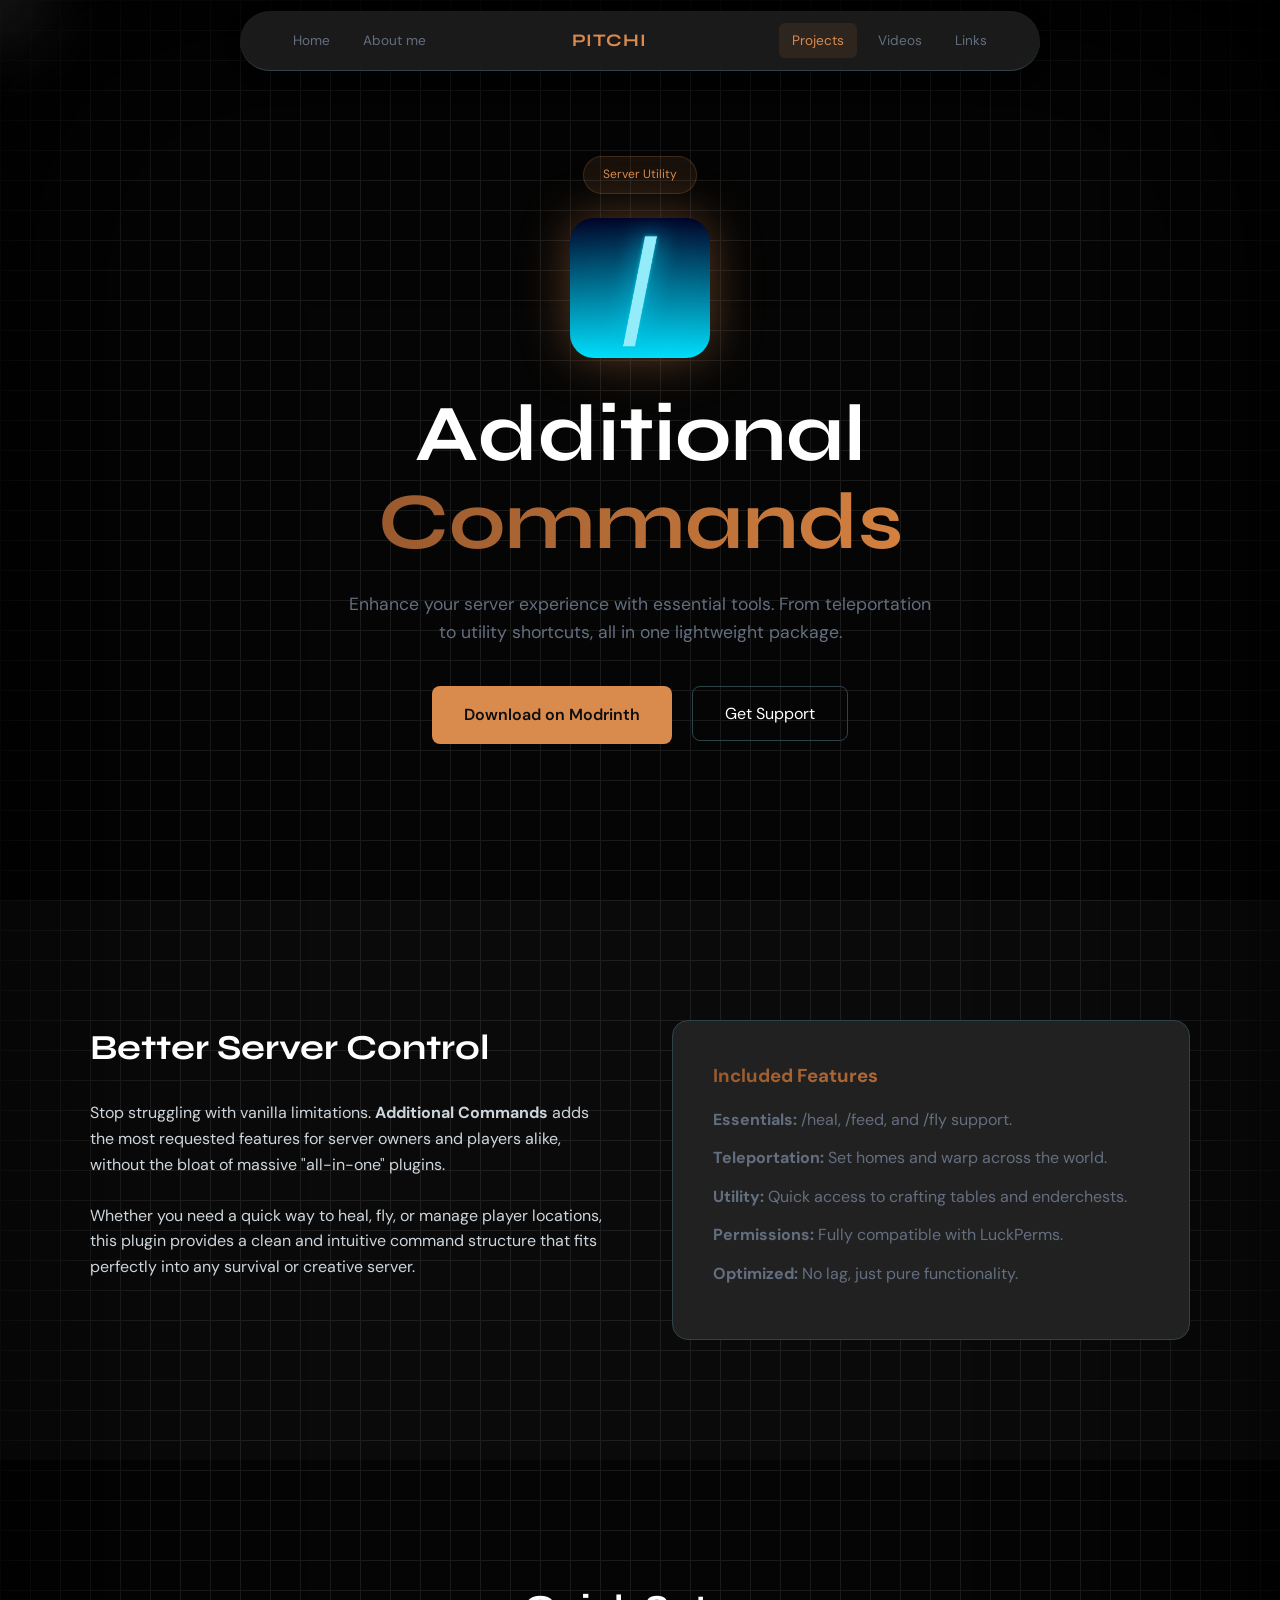
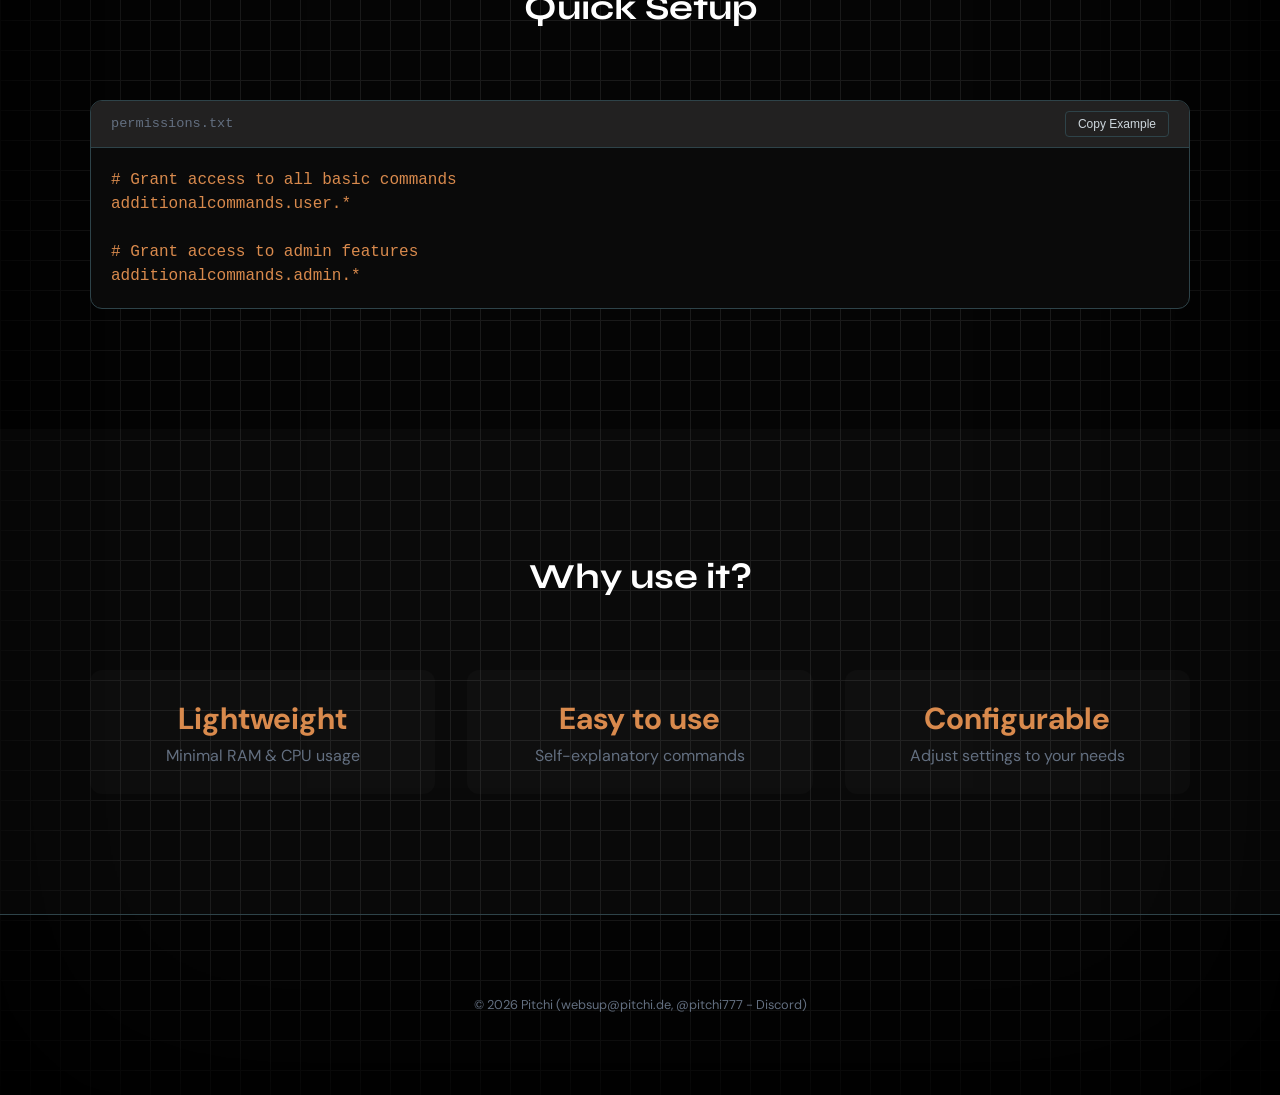
<file: projects/additional_commands.html>
<!DOCTYPE html>
<html lang="en">
<head>
    <meta charset="UTF-8">
    <meta name="viewport" content="width=device-width, initial-scale=1.0">
    <title>Pitchi | Additional Commands</title>
    <link rel="stylesheet" href="/style.css">
    <link href="https://fonts.googleapis.com/css2?family=DM+Sans:wght@400;700&family=Syne:wght@700&display=swap" rel="stylesheet">
    <link rel="icon" type="image/png" href="/resources/img/icon.png?v=1.2">
    <link rel="apple-touch-icon" href="/resources/img/icon.png">
    <script src="/index.js"></script>
</head>
<body class="body-lines">

    <div id="cursor-follower" class="cursor-follower"></div>

    <nav class="locbar">
        <div class="locbar_links">
            <a href="/index.html#hero" class="locbar_text">Home</a>
            <a href="/index.html#aboutme" class="locbar_text">About me</a>
        </div>

        <a href="/index.html" class="locbar_brand">PITCHI</a>

        <div class="locbar_links">
            <a href="/index.html#projects" class="locbar_text active">Projects</a>
            <a href="/index.html#videos" class="locbar_text">Videos</a>
            <a href="/index.html#links" class="locbar_text">Links</a>
        </div>
    </nav>

    <header class="hero">
        <div class="badge">Server Utility</div>
        <img src="/resources/img/additional_commands.png" alt="Icon" class="project_icon_large">
        <h1>Additional <span class="highlight">Commands</span></h1>
        <p>Enhance your server experience with essential tools. From teleportation to utility shortcuts, all in one lightweight package.</p>
        <div class="hero_btns">
            <a href="https://modrinth.com/plugin/additional-commands" target="_blank" class="btn_primary">Download on Modrinth</a>
            <a href="https://discord.gg/Tw7qx4Z9RN" class="btn_secondary">Get Support</a>
        </div>
    </header>

    <section class="section alt_bg">
        <div class="container">
            <div class="grid_2col">
                <div class="text_block">
                    <h2 class="section_title" style="text-align: left; margin-bottom: 1.5rem;">Better Server Control</h2>
                    <p>Stop struggling with vanilla limitations. <strong>Additional Commands</strong> adds the most requested features for server owners and players alike, without the bloat of massive "all-in-one" plugins.</p>
                    <br>
                    <p>Whether you need a quick way to heal, fly, or manage player locations, this plugin provides a clean and intuitive command structure that fits perfectly into any survival or creative server.</p>
                </div>

                <div class="card">
                    <h3 class="highlight" style="margin-bottom: 1rem;">Included Features</h3>
                    <ul class="feature_list">
                        <li><strong>Essentials:</strong> /heal, /feed, and /fly support.</li>
                        <li><strong>Teleportation:</strong> Set homes and warp across the world.</li>
                        <li><strong>Utility:</strong> Quick access to crafting tables and enderchests.</li>
                        <li><strong>Permissions:</strong> Fully compatible with LuckPerms.</li>
                        <li><strong>Optimized:</strong> No lag, just pure functionality.</li>
                    </ul>
                </div>
            </div>
        </div>
    </section>

    <section class="section">
        <div class="container">
            <h2 class="section_title">Quick Setup</h2>
            <div class="config_container">
                <div class="config_header">
                    <span>permissions.txt</span>
                    <button class="btn_copy" id="copyBtn" onclick="copyConfig()">Copy Example</button>
                </div>
                <pre id="configCode"># Grant access to all basic commands
additionalcommands.user.*

# Grant access to admin features
additionalcommands.admin.*</pre>
            </div>
        </div>
    </section>

    <section class="section alt_bg">
        <div class="container" style="text-align: center;">
            <h2 class="section_title">Why use it?</h2>
            <div class="grid">
                <div class="links_card">
                    <h4>Lightweight</h4>
                    <p style="color: var(--text-muted);">Minimal RAM & CPU usage</p>
                </div>
                <div class="links_card">
                    <h4>Easy to use</h4>
                    <p style="color: var(--text-muted);">Self-explanatory commands</p>
                </div>
                <div class="links_card">
                    <h4>Configurable</h4>
                    <p style="color: var(--text-muted);">Adjust settings to your needs</p>
                </div>
            </div>
        </div>
    </section>

    <footer>
        <p>&copy; 2026 Pitchi (websup@pitchi.de, @pitchi777 - Discord)</p>
    </footer>

    <script src="script.js"></script>
</body>
</html>
</file>
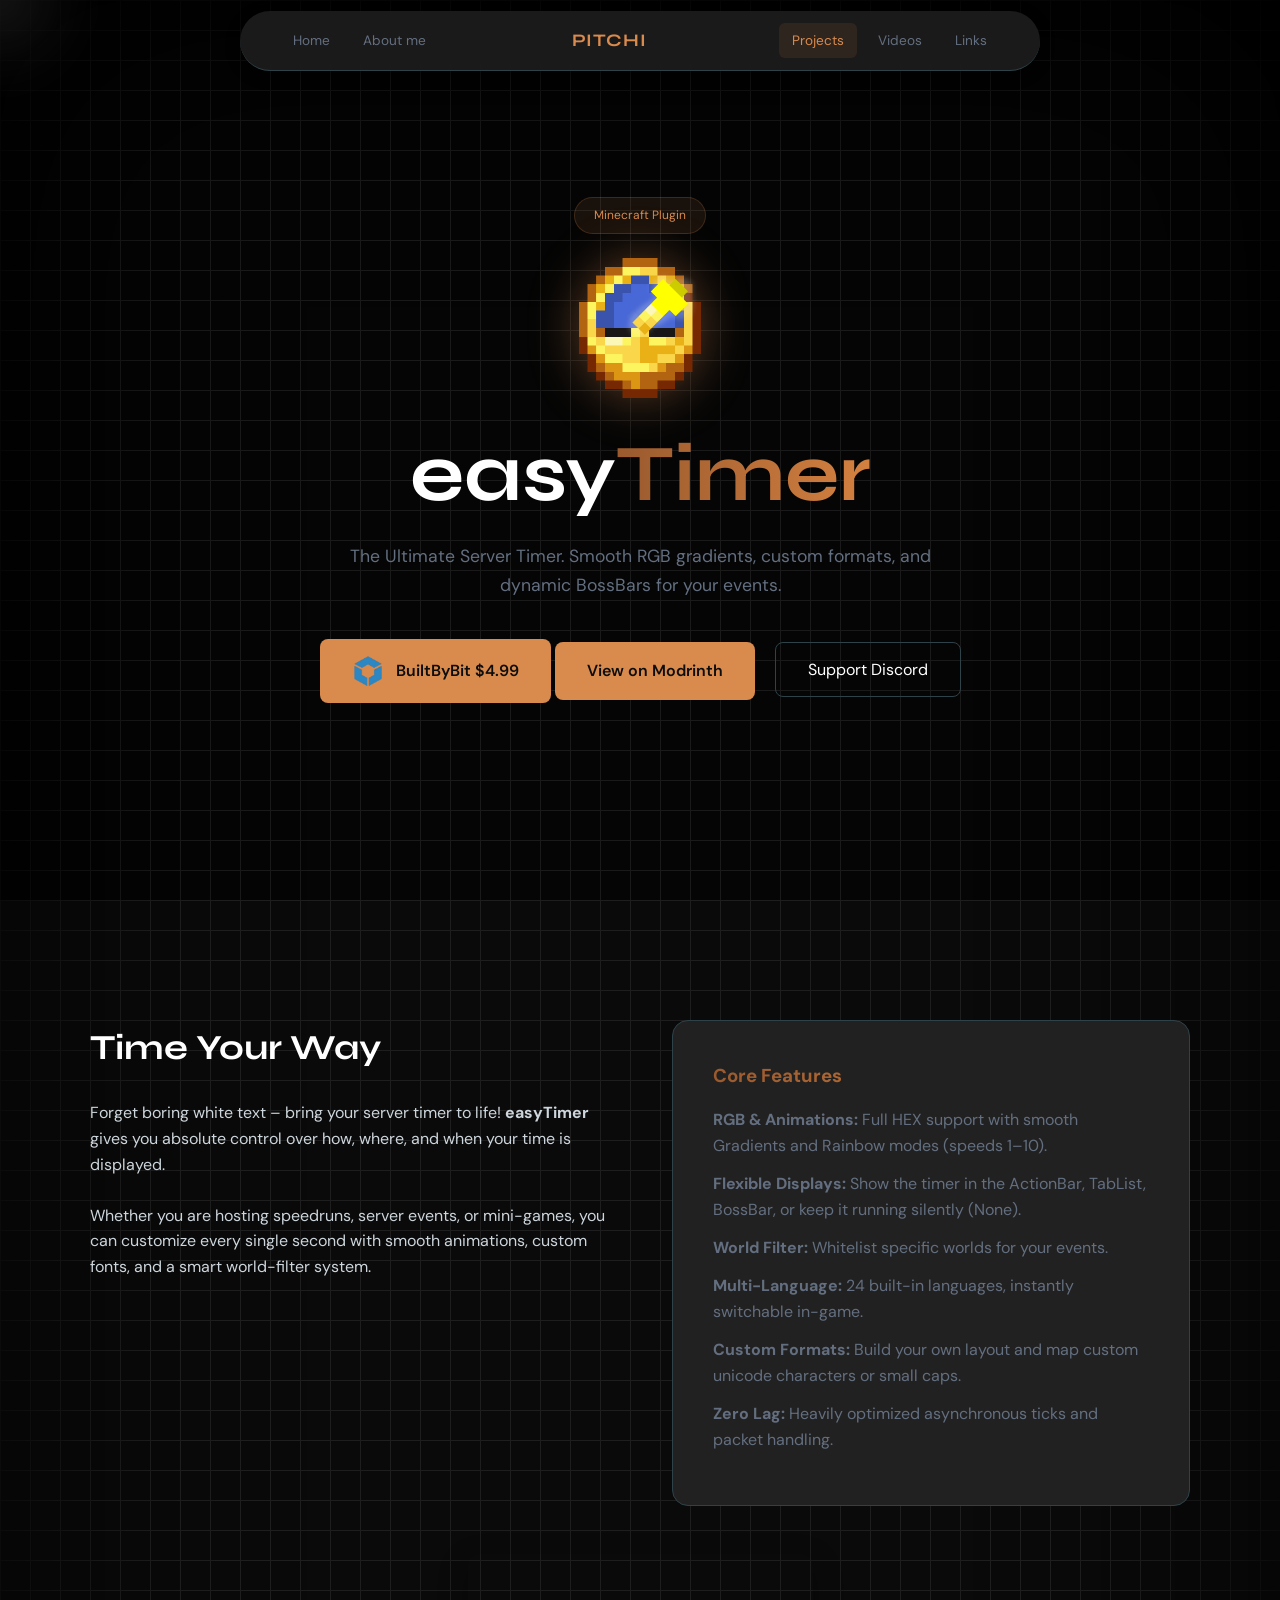
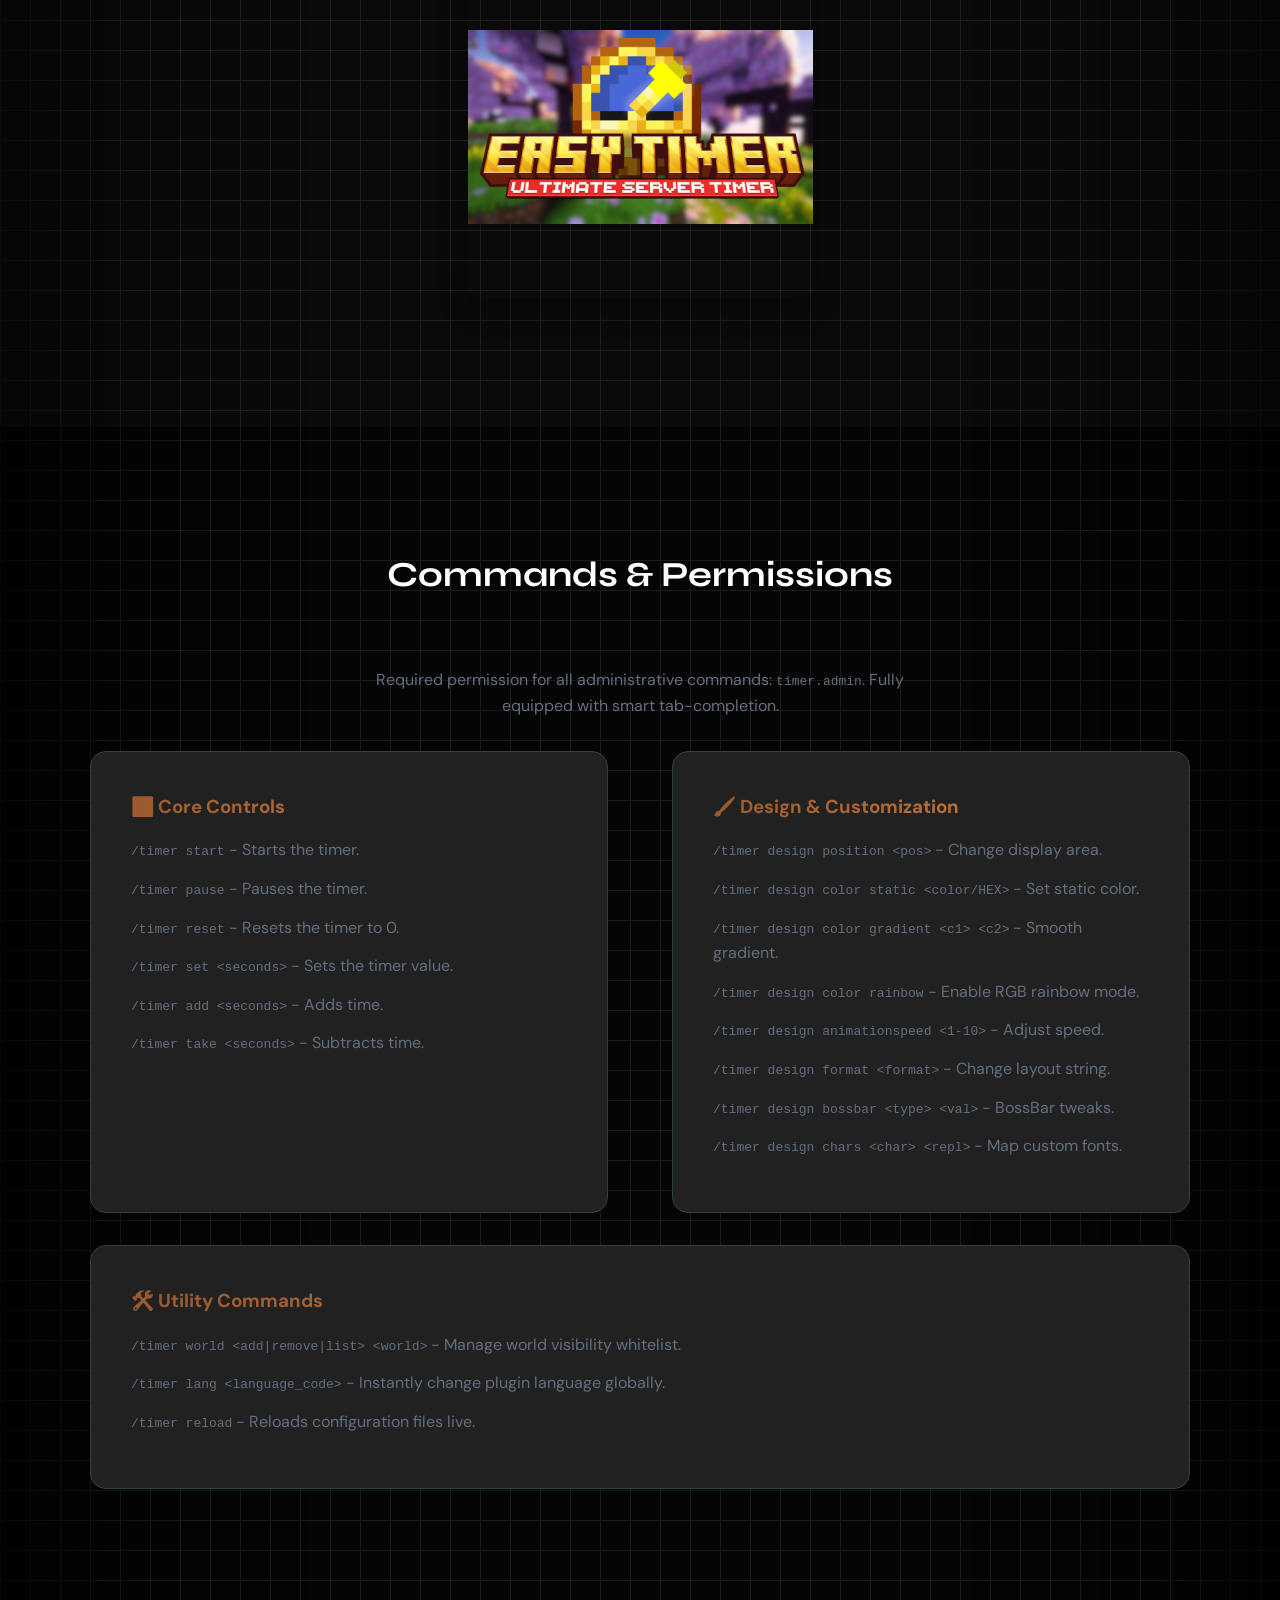
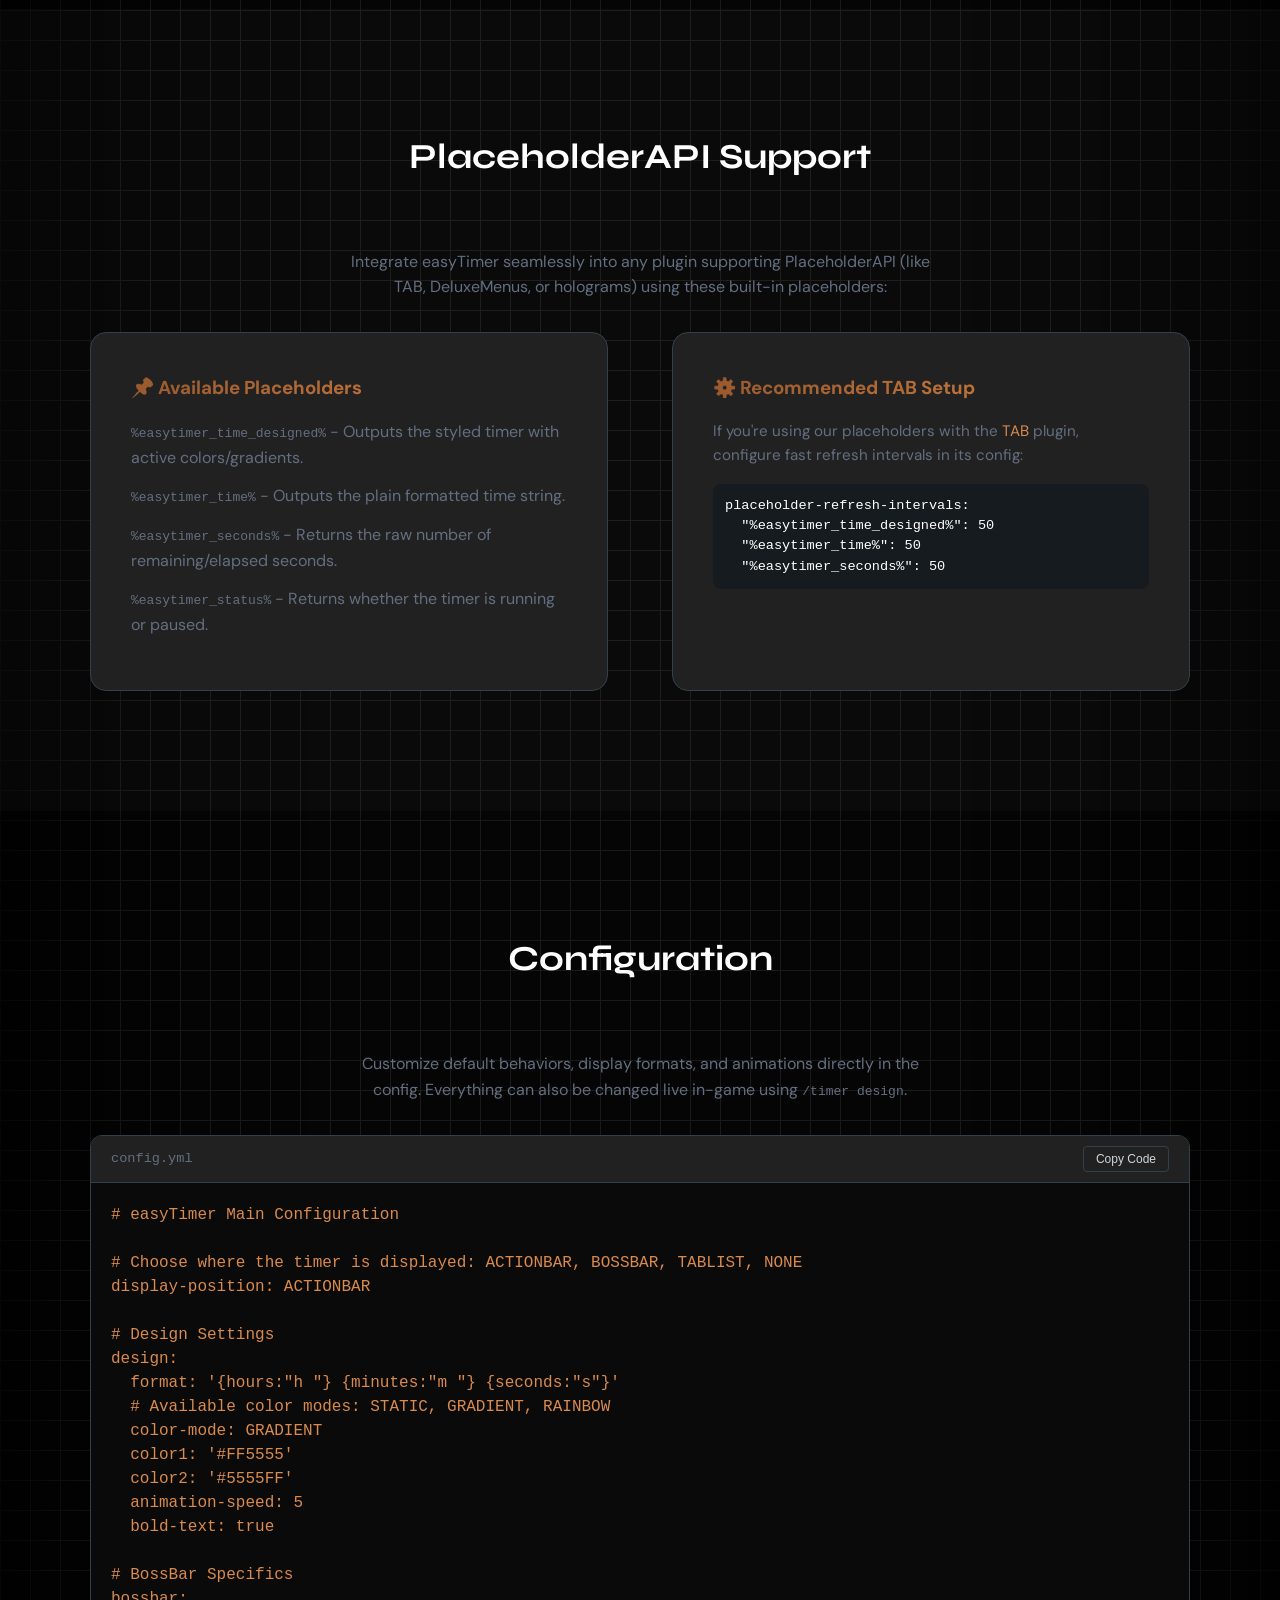
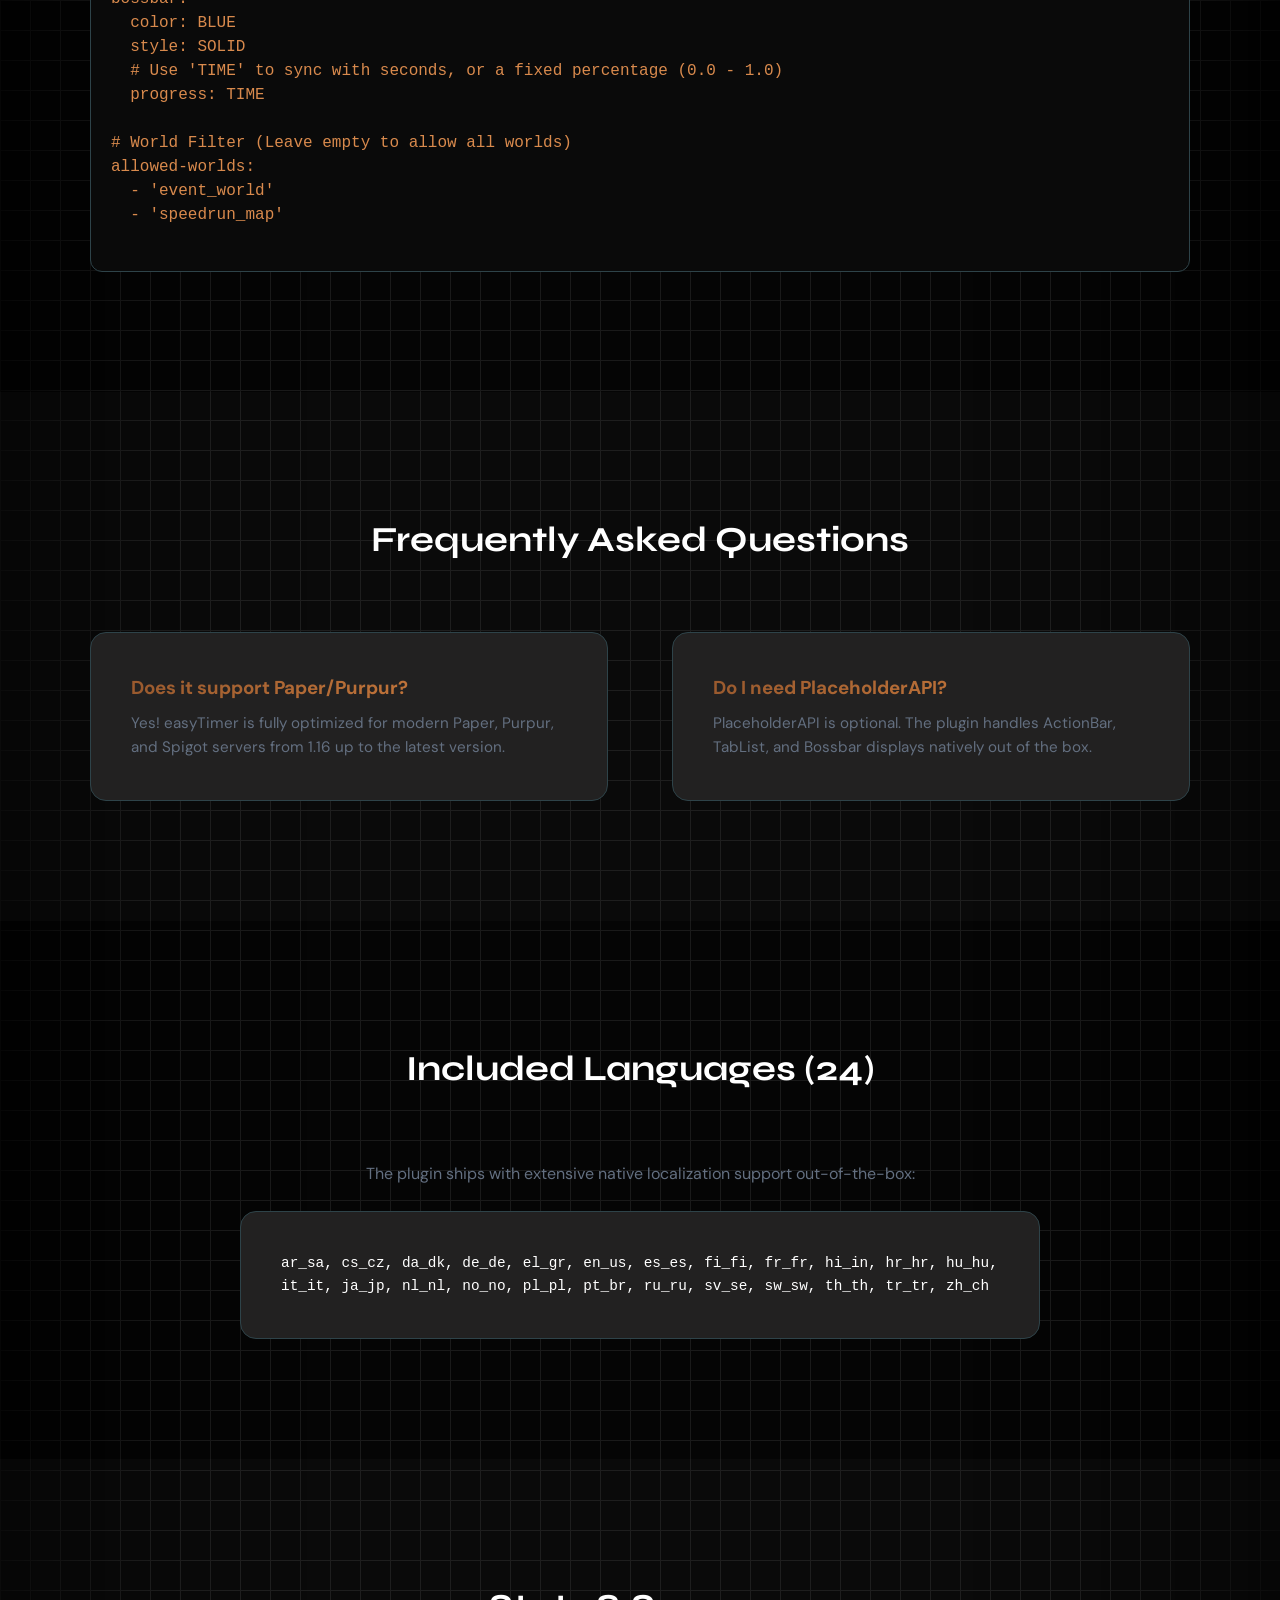
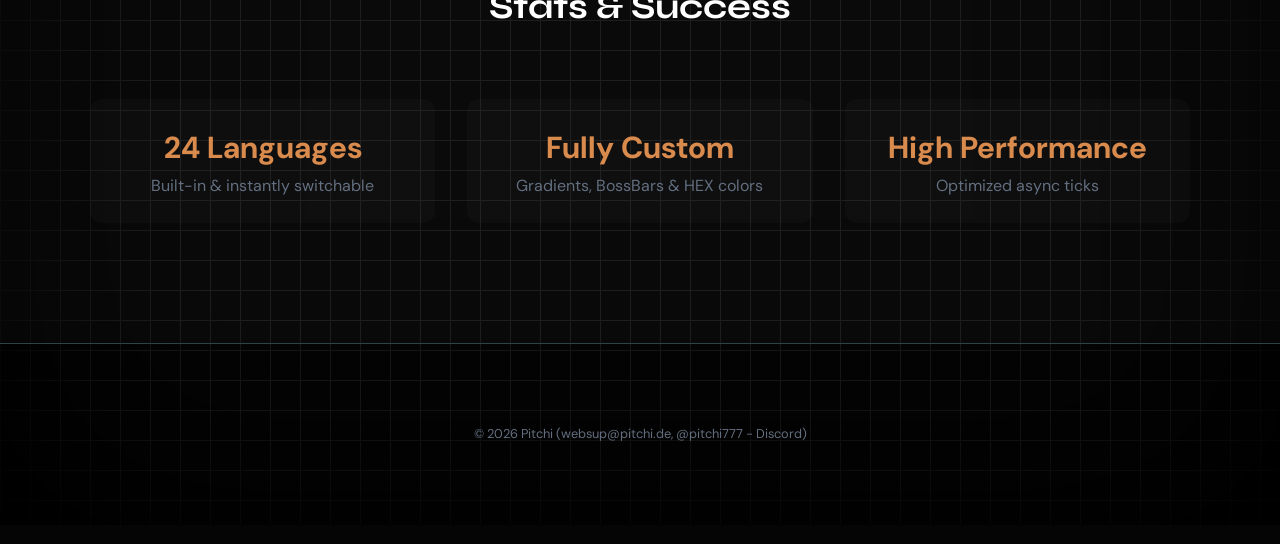
<file: projects/easy_timer.html>
<!DOCTYPE html>
<html lang="en">
<head>
    <meta charset="UTF-8">
    <meta name="viewport" content="width=device-width, initial-scale=1.0">
    <title>Pitchi | easyTimer</title>
    <link rel="stylesheet" href="/style.css">
    <link href="https://fonts.googleapis.com/css2?family=DM+Sans:wght@400;700&family=Syne:wght@700&display=swap" rel="stylesheet">
    <link rel="icon" type="image/png" href="/resources/img/icon.png?v=1.2">
    <link rel="apple-touch-icon" href="/resources/img/icon.png">
    <script src="/index.js"></script>
</head>
<body class="body-lines">

    <div id="cursor-follower" class="cursor-follower"></div>

    <nav class="locbar">
        <div class="locbar_links">
            <a href="/index.html#hero" class="locbar_text">Home</a>
            <a href="/index.html#aboutme" class="locbar_text">About me</a>
        </div>

        <a href="/index.html" class="locbar_brand">PITCHI</a>

        <div class="locbar_links">
            <a href="/index.html#projects" class="locbar_text active">Projects</a>
            <a href="/index.html#videos" class="locbar_text">Videos</a>
            <a href="/index.html#links" class="locbar_text">Links</a>
        </div>
    </nav>

    <header class="hero">
        <div class="badge">Minecraft Plugin</div>
        <img src="/resources/img/easy_timer.png" alt="Icon" class="project_icon_large">
        <h1>easy<span class="highlight">Timer</span></h1>
        <p>The Ultimate Server Timer. Smooth RGB gradients, custom formats, and dynamic BossBars for your events.</p>
        <div class="hero_btns">
            <a href="https://builtbybit.com/resources/easy-timer.121166/" target="_blank" class="btn_primary">
                <img src="/resources/img/builtbybit.png" alt="BuiltByBit logo" class="btn_icon">BuiltByBit $4.99
            </a>
            <a href="https://modrinth.com/plugin/easy-timer-pitchi" target="_blank" class="btn_primary">View on Modrinth</a>
            <a href="https://discord.gg/Tw7qx4Z9RN" class="btn_secondary">Support Discord</a>
        </div>
    </header>

    <section class="section alt_bg">
        <div class="container">
            <div class="grid_2col">
                <div class="text_block">
                    <h2 class="section_title" style="text-align: left; margin-bottom: 1.5rem;">Time Your Way</h2>
                    <p>Forget boring white text – bring your server timer to life! <strong>easyTimer</strong> gives you absolute control over how, where, and when your time is displayed.</p>
                    <br>
                    <p>Whether you are hosting speedruns, server events, or mini-games, you can customize every single second with smooth animations, custom fonts, and a smart world-filter system.</p>
                </div>

                <div class="card">
                    <h3 class="highlight" style="margin-bottom: 1rem;">Core Features</h3>
                    <ul class="feature_list">
                        <li><strong>RGB & Animations:</strong> Full HEX support with smooth Gradients and Rainbow modes (speeds 1–10).</li>
                        <li><strong>Flexible Displays:</strong> Show the timer in the ActionBar, TabList, BossBar, or keep it running silently (None).</li>
                        <li><strong>World Filter:</strong> Whitelist specific worlds for your events.</li>
                        <li><strong>Multi-Language:</strong> 24 built-in languages, instantly switchable in-game.</li>
                        <li><strong>Custom Formats:</strong> Build your own layout and map custom unicode characters or small caps.</li>
                        <li><strong>Zero Lag:</strong> Heavily optimized asynchronous ticks and packet handling.</li>
                    </ul>
                </div>
            </div>
            
            <div style="text-align: center; margin-top: 3rem;">
                <img src="/resources/img/easy_timer_banner.png" alt="easyTimer Ultimate Server Timer Banner" class="recipe_img" style="max-width: 100%; border-radius: 12px; box-shadow: 0 10px 30px rgba(0,0,0,0.3);">
            </div>
        </div>
    </section>

    <section class="section">
        <div class="container">
            <h2 class="section_title">Commands & Permissions</h2>
            <p style="text-align: center; max-width: 600px; margin: 0 auto 2rem auto; color: var(--text-muted);">
                Required permission for all administrative commands: <code style="color: var(--highlight);">timer.admin</code>. Fully equipped with smart tab-completion.
            </p>

            <div class="grid_2col">
                <div class="card">
                    <h3 class="highlight" style="margin-bottom: 1rem;">⏯️ Core Controls</h3>
                    <ul class="feature_list">
                        <li><code>/timer start</code> - Starts the timer.</li>
                        <li><code>/timer pause</code> - Pauses the timer.</li>
                        <li><code>/timer reset</code> - Resets the timer to 0.</li>
                        <li><code>/timer set &lt;seconds&gt;</code> - Sets the timer value.</li>
                        <li><code>/timer add &lt;seconds&gt;</code> - Adds time.</li>
                        <li><code>/timer take &lt;seconds&gt;</code> - Subtracts time.</li>
                    </ul>
                </div>

                <div class="card">
                    <h3 class="highlight" style="margin-bottom: 1rem;">🖌️ Design & Customization</h3>
                    <ul class="feature_list">
                        <li><code>/timer design position &lt;pos&gt;</code> - Change display area.</li>
                        <li><code>/timer design color static &lt;color/HEX&gt;</code> - Set static color.</li>
                        <li><code>/timer design color gradient &lt;c1&gt; &lt;c2&gt;</code> - Smooth gradient.</li>
                        <li><code>/timer design color rainbow</code> - Enable RGB rainbow mode.</li>
                        <li><code>/timer design animationspeed &lt;1-10&gt;</code> - Adjust speed.</li>
                        <li><code>/timer design format &lt;format&gt;</code> - Change layout string.</li>
                        <li><code>/timer design bossbar &lt;type&gt; &lt;val&gt;</code> - BossBar tweaks.</li>
                        <li><code>/timer design chars &lt;char&gt; &lt;repl&gt;</code> - Map custom fonts.</li>
                    </ul>
                </div>
            </div>

            <div style="margin-top: 2rem;" class="card">
                <h3 class="highlight" style="margin-bottom: 1rem;">🛠️ Utility Commands</h3>
                <ul class="feature_list">
                    <li><code>/timer world &lt;add|remove|list&gt; &lt;world&gt;</code> - Manage world visibility whitelist.</li>
                    <li><code>/timer lang &lt;language_code&gt;</code> - Instantly change plugin language globally.</li>
                    <li><code>/timer reload</code> - Reloads configuration files live.</li>
                </ul>
            </div>
        </div>
    </section>

    <section class="section alt_bg">
        <div class="container">
            <h2 class="section_title">PlaceholderAPI Support</h2>
            <p style="text-align: center; max-width: 600px; margin: 0 auto 2rem auto; color: var(--text-muted);">
                Integrate easyTimer seamlessly into any plugin supporting PlaceholderAPI (like TAB, DeluxeMenus, or holograms) using these built-in placeholders:
            </p>

            <div class="grid_2col">
                <div class="card">
                    <h3 class="highlight" style="margin-bottom: 1rem;">📌 Available Placeholders</h3>
                    <ul class="feature_list">
                        <li><code>%easytimer_time_designed%</code> - Outputs the styled timer with active colors/gradients.</li>
                        <li><code>%easytimer_time%</code> - Outputs the plain formatted time string.</li>
                        <li><code>%easytimer_seconds%</code> - Returns the raw number of remaining/elapsed seconds.</li>
                        <li><code>%easytimer_status%</code> - Returns whether the timer is running or paused.</li>
                    </ul>
                </div>

                <div class="card">
                    <h3 class="highlight" style="margin-bottom: 1rem;">⚙️ Recommended TAB Setup</h3>
                    <p style="color: var(--text-muted); font-size: 0.95rem; margin-bottom: 1rem;">
                        If you're using our placeholders with the <a href="https://modrinth.com/plugin/tab-was-taken" class="link" target="_blank">TAB</a> plugin, configure fast refresh intervals in its config:
                    </p>
                    <pre style="background: var(--bg); padding: 0.75rem; border-radius: 8px; font-size: 0.85rem; color: var(--highlight);">placeholder-refresh-intervals:
  "%easytimer_time_designed%": 50
  "%easytimer_time%": 50
  "%easytimer_seconds%": 50</pre>
                </div>
            </div>
        </div>
    </section>

    <section class="section">
        <div class="container">
            <h2 class="section_title">Configuration</h2>
            <p style="text-align: center; max-width: 600px; margin: 0 auto 2rem auto; color: var(--text-muted);">
                Customize default behaviors, display formats, and animations directly in the config. Everything can also be changed live in-game using <code style="color: var(--highlight);">/timer design</code>.
            </p>

            <div class="config_container">
                <div class="config_header">
                    <span>config.yml</span>
                    <button class="btn_copy" id="copyBtn" onclick="copyConfig()">Copy Code</button>
                </div>
                <pre id="configCode"># easyTimer Main Configuration

# Choose where the timer is displayed: ACTIONBAR, BOSSBAR, TABLIST, NONE
display-position: ACTIONBAR

# Design Settings
design:
  format: '{hours:"h "} {minutes:"m "} {seconds:"s"}'
  # Available color modes: STATIC, GRADIENT, RAINBOW
  color-mode: GRADIENT
  color1: '#FF5555'
  color2: '#5555FF'
  animation-speed: 5
  bold-text: true

# BossBar Specifics
bossbar:
  color: BLUE
  style: SOLID
  # Use 'TIME' to sync with seconds, or a fixed percentage (0.0 - 1.0)
  progress: TIME

# World Filter (Leave empty to allow all worlds)
allowed-worlds:
  - 'event_world'
  - 'speedrun_map'
                </pre>
            </div>
        </div>
    </section>

    <section class="section alt_bg">
        <div class="container">
            <h2 class="section_title">Frequently Asked Questions</h2>
            <div class="grid_2col">
                <div class="card">
                    <h3 class="highlight" style="margin-bottom: 0.5rem;">Does it support Paper/Purpur?</h3>
                    <p style="color: var(--text-muted); font-size: 0.95rem;">Yes! easyTimer is fully optimized for modern Paper, Purpur, and Spigot servers from 1.16 up to the latest version.</p>
                </div>
                <div class="card">
                    <h3 class="highlight" style="margin-bottom: 0.5rem;">Do I need PlaceholderAPI?</h3>
                    <p style="color: var(--text-muted); font-size: 0.95rem;">PlaceholderAPI is optional. The plugin handles ActionBar, TabList, and Bossbar displays natively out of the box.</p>
                </div>
            </div>
        </div>
    </section>

    <section class="section">
        <div class="container" style="text-align: center;">
            <h2 class="section_title">Included Languages (24)</h2>
            <p style="color: var(--text-muted); max-width: 700px; margin: 0 auto 1.5rem auto;">
                The plugin ships with extensive native localization support out-of-the-box:
            </p>
            <div class="card" style="display: inline-block; text-align: left; max-width: 800px; width: 100%;">
                <p style="font-family: monospace; font-size: 0.9rem; line-height: 1.6; color: var(--highlight);">
                    ar_sa, cs_cz, da_dk, de_de, el_gr, en_us, es_es, fi_fi, fr_fr, hi_in, hr_hr, hu_hu, it_it, ja_jp, nl_nl, no_no, pl_pl, pt_br, ru_ru, sv_se, sw_sw, th_th, tr_tr, zh_ch
                </p>
            </div>
        </div>
    </section>

    <section class="section alt_bg">
        <div class="container" style="text-align: center;">
            <h2 class="section_title">Stats & Success</h2>
            <div class="grid">
                <div class="links_card">
                    <h4>24 Languages</h4>
                    <p style="color: var(--text-muted);">Built-in & instantly switchable</p>
                </div>
                <div class="links_card">
                    <h4>Fully Custom</h4>
                    <p style="color: var(--text-muted);">Gradients, BossBars & HEX colors</p>
                </div>
                <div class="links_card">
                    <h4>High Performance</h4>
                    <p style="color: var(--text-muted);">Optimized async ticks</p>
                </div>
            </div>
        </div>
    </section>

    <footer>
        <p>&copy; 2026 Pitchi (websup@pitchi.de, @pitchi777 - Discord)</p>
    </footer>

    <script src="script.js"></script>
</body>
</html>
</file>
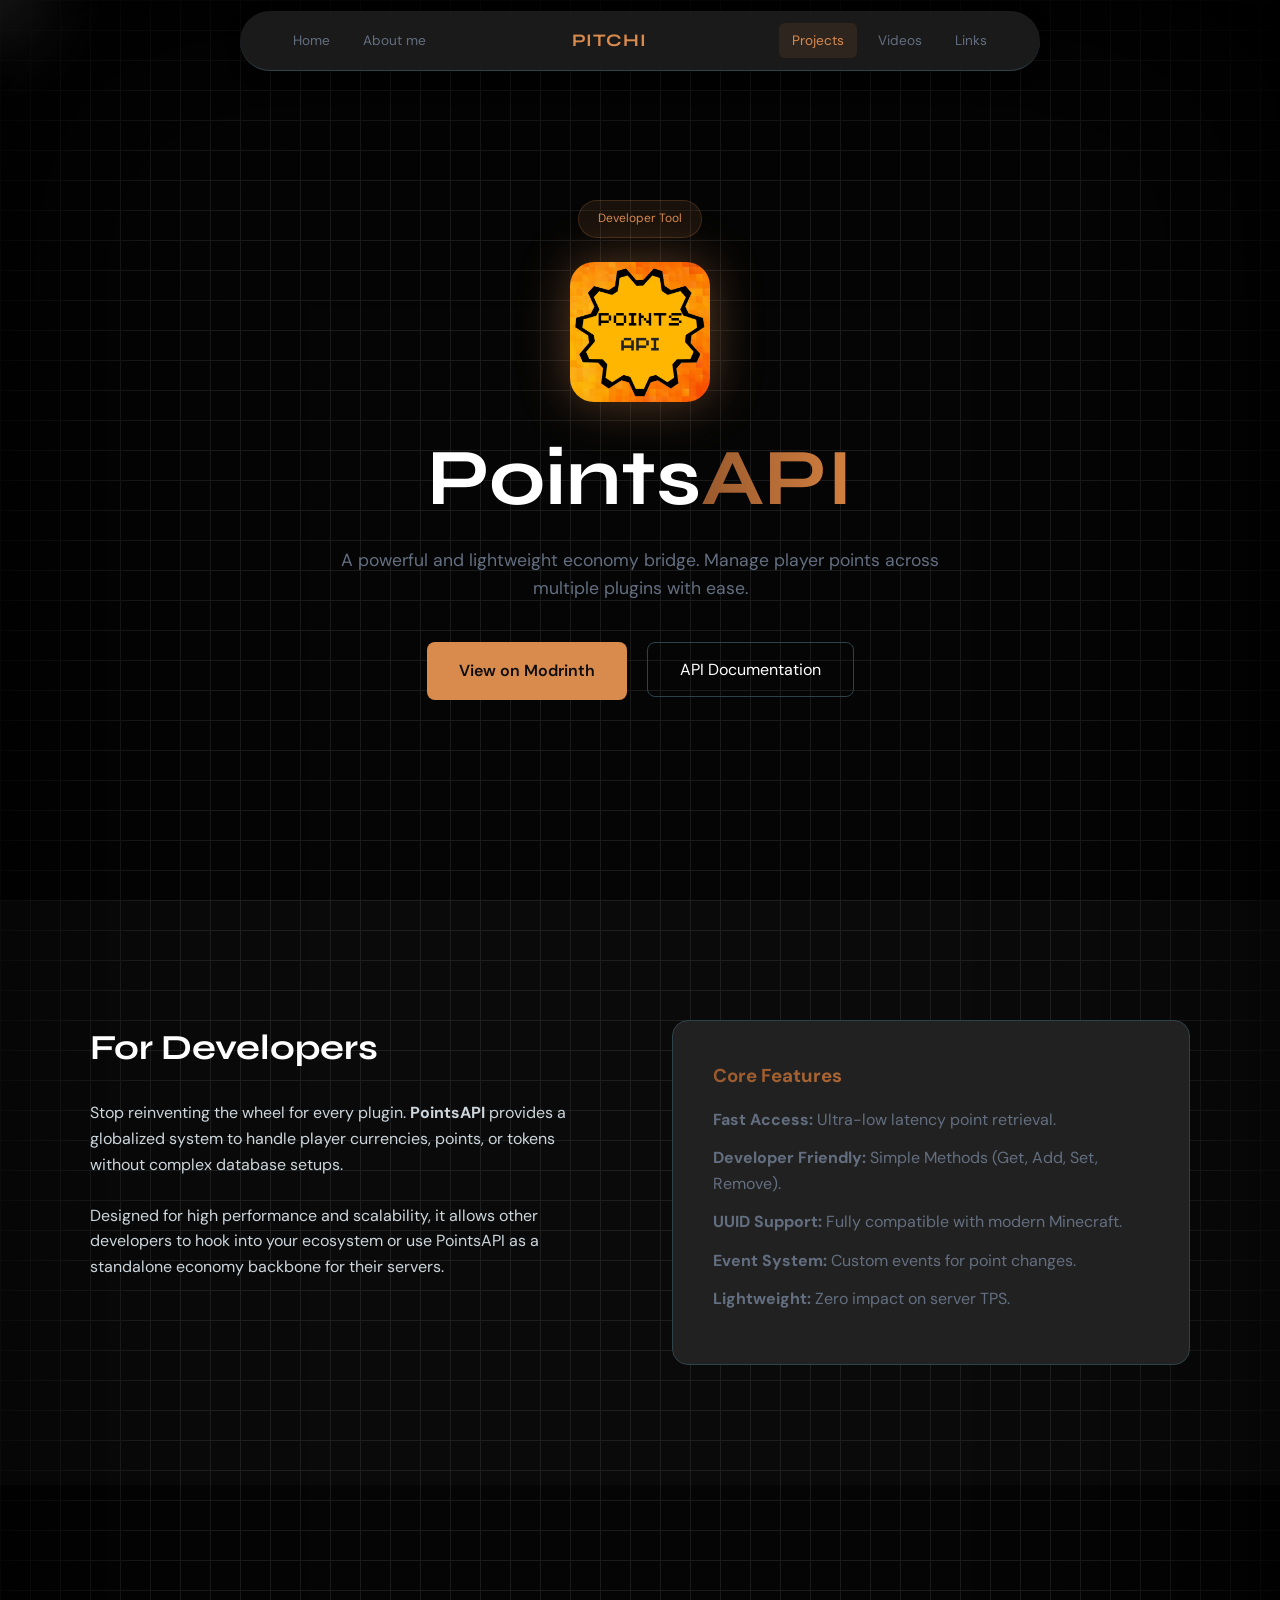
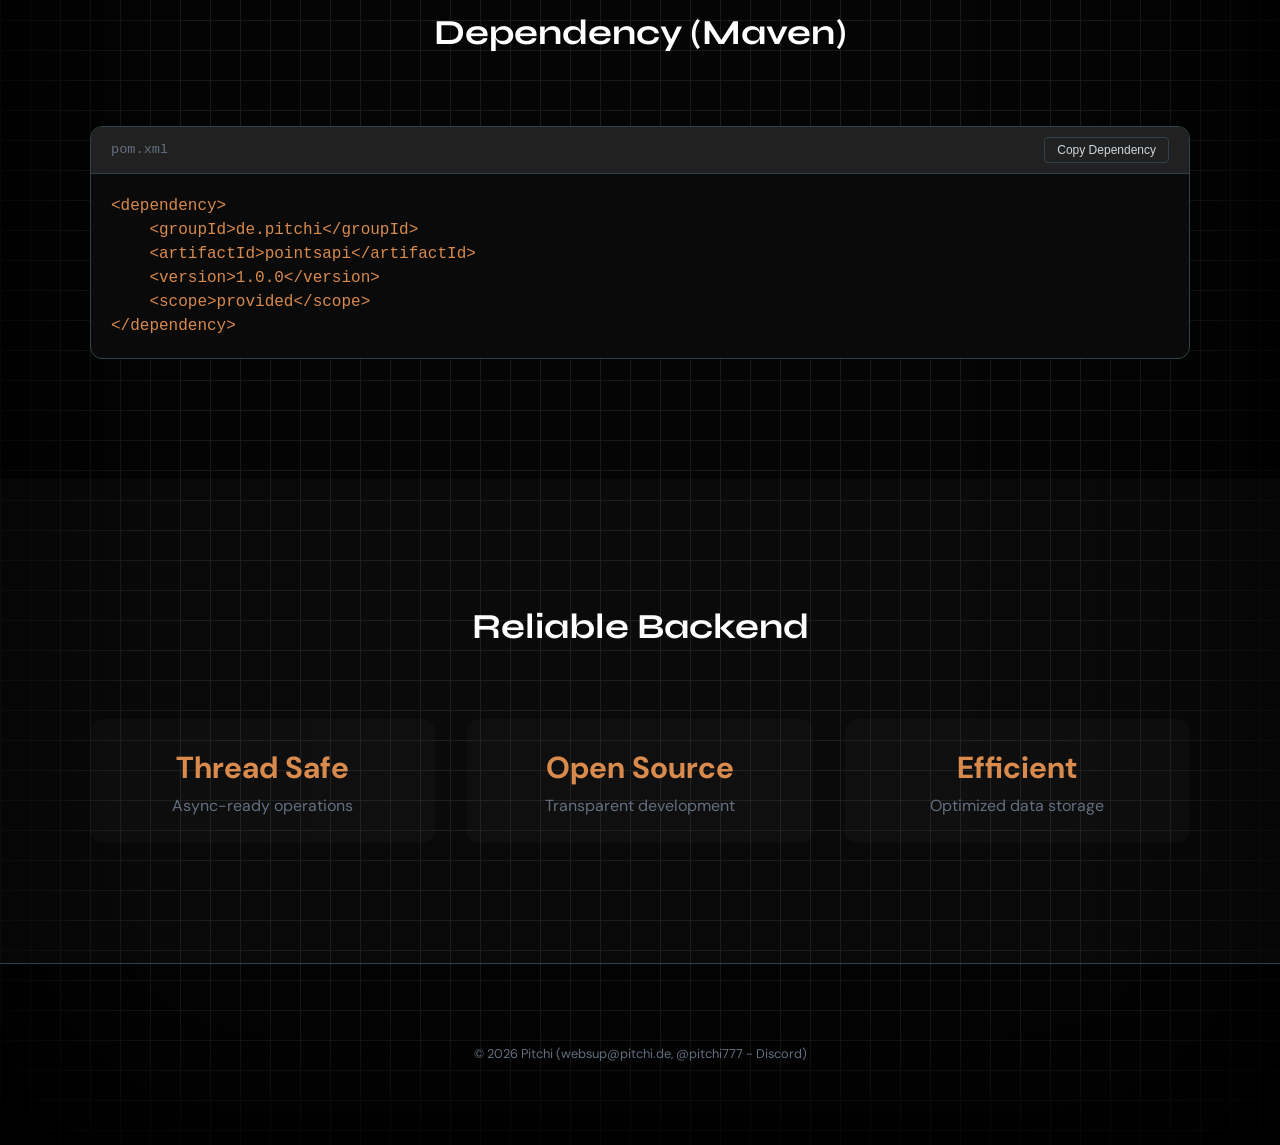
<file: projects/pointsapi.html>
<!DOCTYPE html>
<html lang="en">
<head>
    <meta charset="UTF-8">
    <meta name="viewport" content="width=device-width, initial-scale=1.0">
    <title>Pitchi | PointsAPI</title>
    <link rel="stylesheet" href="/style.css">
    <link href="https://fonts.googleapis.com/css2?family=DM+Sans:wght@400;700&family=Syne:wght@700&display=swap" rel="stylesheet">
    <link rel="icon" type="image/png" href="/resources/img/icon.png?v=1.2">
    <link rel="apple-touch-icon" href="/resources/img/icon.png">
    <script src="/index.js"></script>
</head>
<body class="body-lines">

    <div id="cursor-follower" class="cursor-follower"></div>

    <nav class="locbar">
        <div class="locbar_links">
            <a href="/index.html#hero" class="locbar_text">Home</a>
            <a href="/index.html#aboutme" class="locbar_text">About me</a>
        </div>

        <a href="/index.html" class="locbar_brand">PITCHI</a>

        <div class="locbar_links">
            <a href="/index.html#projects" class="locbar_text active">Projects</a>
            <a href="/index.html#videos" class="locbar_text">Videos</a>
            <a href="/index.html#links" class="locbar_text">Links</a>
        </div>
    </nav>

    <header class="hero">
        <div class="badge">Developer Tool</div>
        <img src="/resources/img/points_api.png" alt="Icon" class="project_icon_large">
        <h1>Points<span class="highlight">API</span></h1>
        <p>A powerful and lightweight economy bridge. Manage player points across multiple plugins with ease.</p>
        <div class="hero_btns">
            <a href="https://modrinth.com/plugin/pointsapi" target="_blank" class="btn_primary">View on Modrinth</a>
            <a href="https://discord.gg/Tw7qx4Z9RN" class="btn_secondary">API Documentation</a>
        </div>
    </header>

    <section class="section alt_bg">
        <div class="container">
            <div class="grid_2col">
                <div class="text_block">
                    <h2 class="section_title" style="text-align: left; margin-bottom: 1.5rem;">For Developers</h2>
                    <p>Stop reinventing the wheel for every plugin. <strong>PointsAPI</strong> provides a globalized system to handle player currencies, points, or tokens without complex database setups.</p>
                    <br>
                    <p>Designed for high performance and scalability, it allows other developers to hook into your ecosystem or use PointsAPI as a standalone economy backbone for their servers.</p>
                </div>

                <div class="card">
                    <h3 class="highlight" style="margin-bottom: 1rem;">Core Features</h3>
                    <ul class="feature_list">
                        <li><strong>Fast Access:</strong> Ultra-low latency point retrieval.</li>
                        <li><strong>Developer Friendly:</strong> Simple Methods (Get, Add, Set, Remove).</li>
                        <li><strong>UUID Support:</strong> Fully compatible with modern Minecraft.</li>
                        <li><strong>Event System:</strong> Custom events for point changes.</li>
                        <li><strong>Lightweight:</strong> Zero impact on server TPS.</li>
                    </ul>
                </div>
            </div>
        </div>
    </section>

    <section class="section">
        <div class="container">
            <h2 class="section_title">Dependency (Maven)</h2>
            <div class="config_container">
                <div class="config_header">
                    <span>pom.xml</span>
                    <button class="btn_copy" id="copyBtn" onclick="copyConfig()">Copy Dependency</button>
                </div>
                <pre id="configCode">&lt;dependency&gt;
    &lt;groupId&gt;de.pitchi&lt;/groupId&gt;
    &lt;artifactId&gt;pointsapi&lt;/artifactId&gt;
    &lt;version&gt;1.0.0&lt;/version&gt;
    &lt;scope&gt;provided&lt;/scope&gt;
&lt;/dependency&gt;</pre>
            </div>
        </div>
    </section>

    <section class="section alt_bg">
        <div class="container" style="text-align: center;">
            <h2 class="section_title">Reliable Backend</h2>
            <div class="grid">
                <div class="links_card">
                    <h4>Thread Safe</h4>
                    <p style="color: var(--text-muted);">Async-ready operations</p>
                </div>
                <div class="links_card">
                    <h4>Open Source</h4>
                    <p style="color: var(--text-muted);">Transparent development</p>
                </div>
                <div class="links_card">
                    <h4>Efficient</h4>
                    <p style="color: var(--text-muted);">Optimized data storage</p>
                </div>
            </div>
        </div>
    </section>

    <footer>
        <p>&copy; 2026 Pitchi (websup@pitchi.de, @pitchi777 - Discord)</p>
    </footer>

    <script src="script.js"></script>
</body>
</html>
</file>
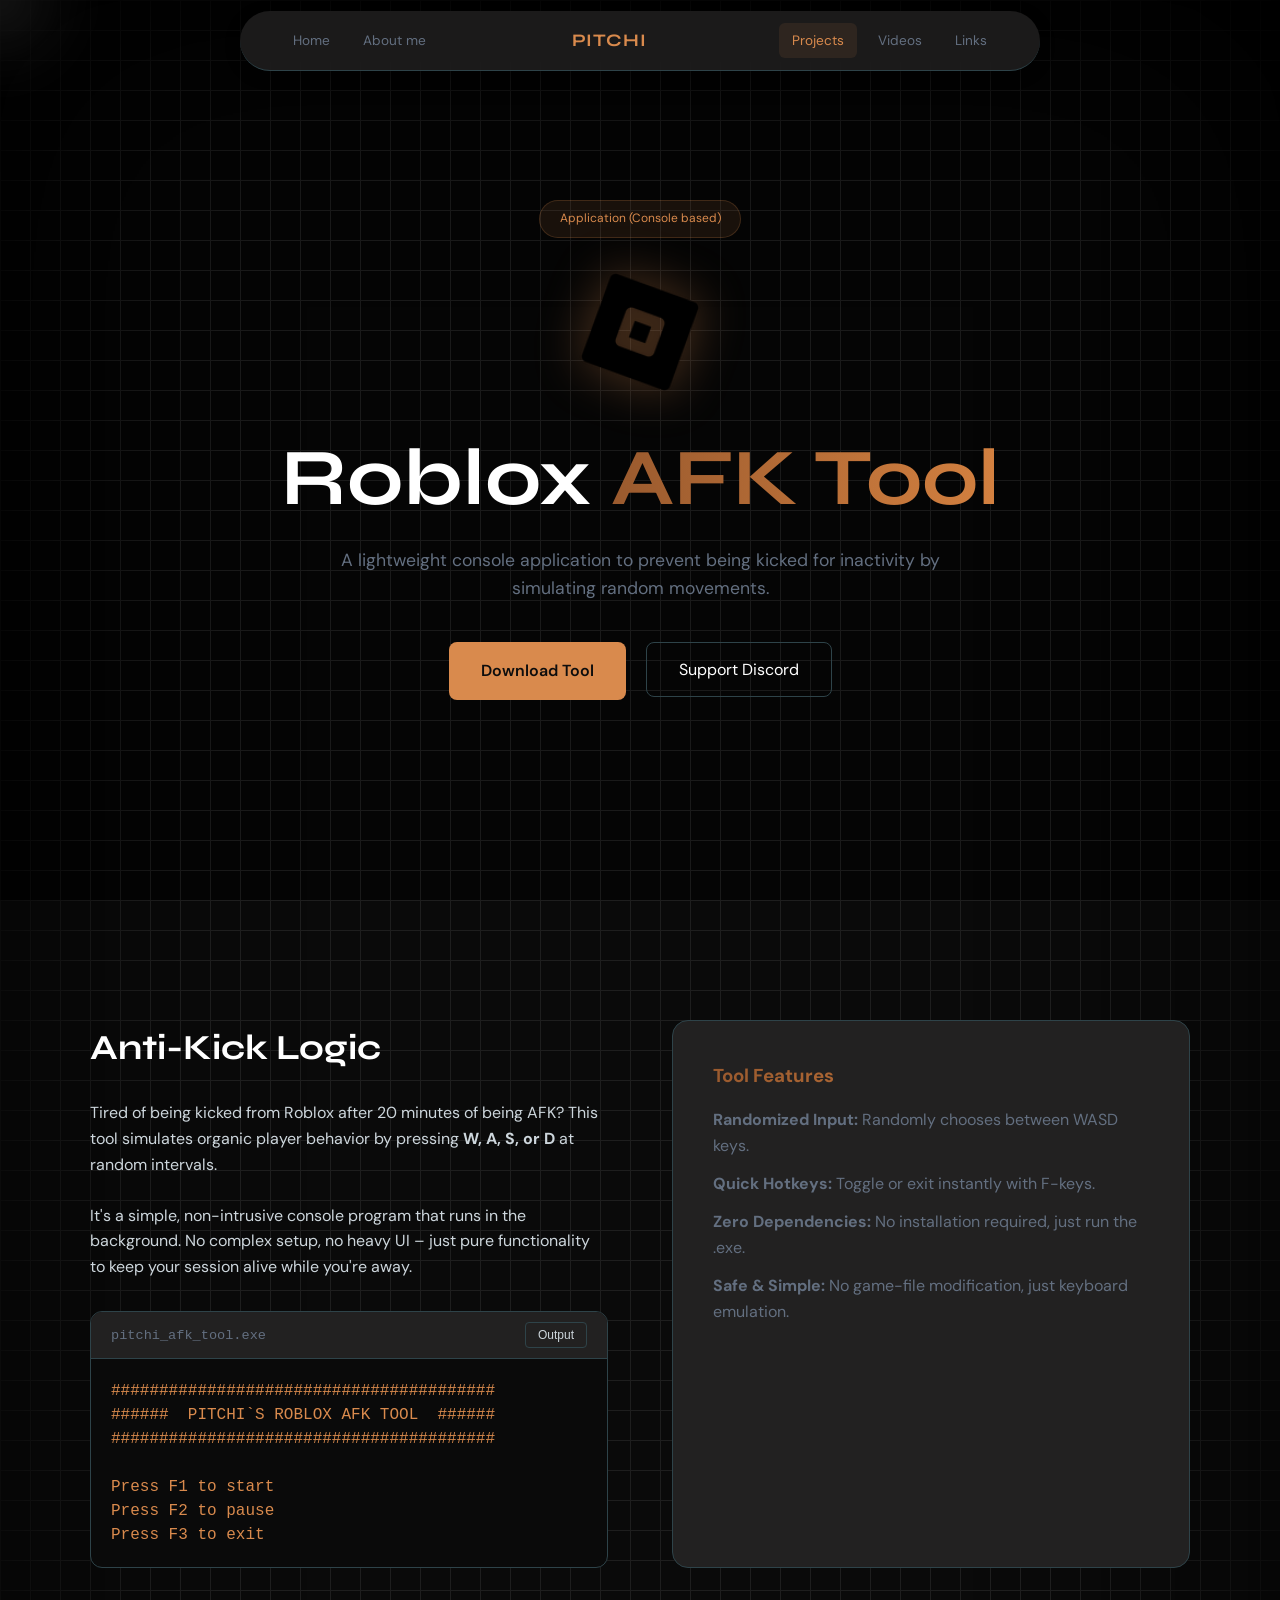
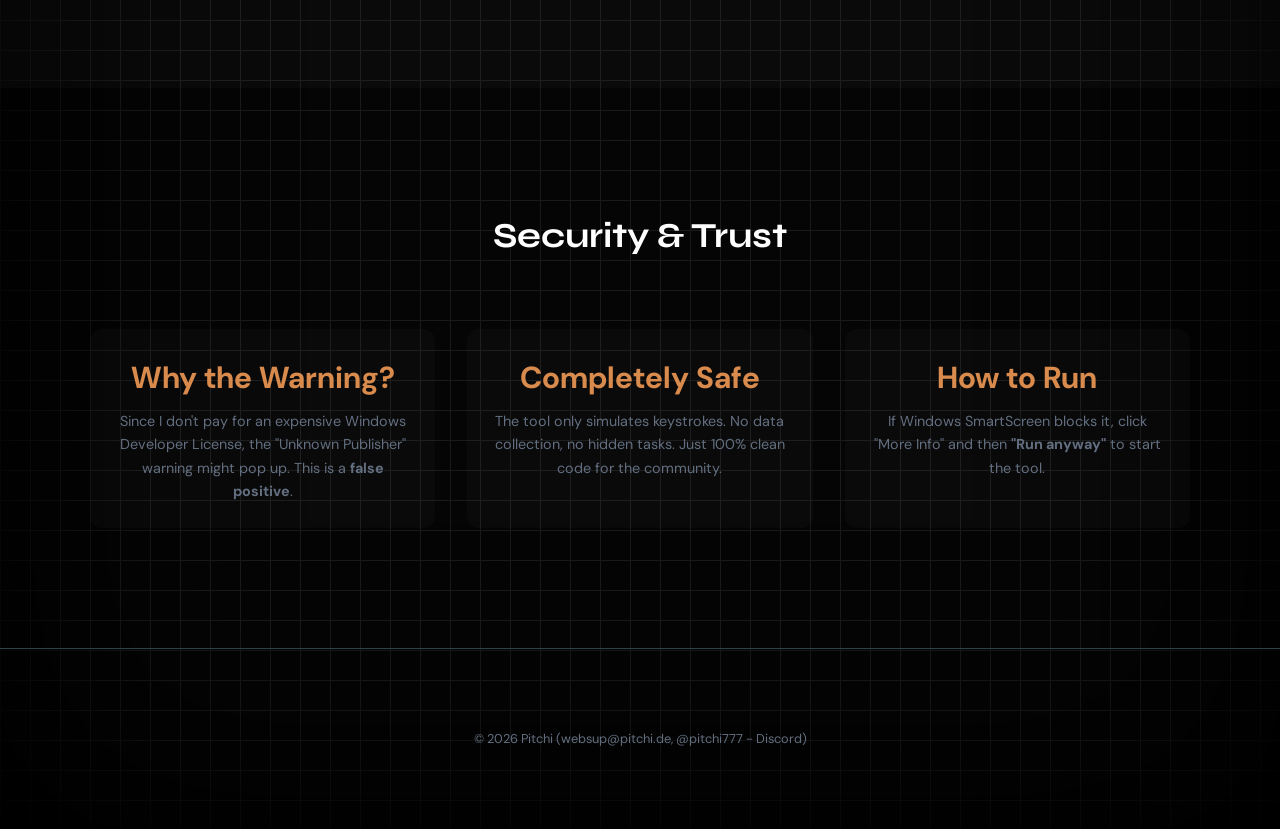
<file: projects/roblox_afk_tool.html>
<!DOCTYPE html>
<html lang="en">
<head>
    <meta charset="UTF-8">
    <meta name="viewport" content="width=device-width, initial-scale=1.0">
    <title>Pitchi | Roblox AFK Tool</title>
    <link rel="stylesheet" href="/style.css">
    <link href="https://fonts.googleapis.com/css2?family=DM+Sans:wght@400;700&family=Syne:wght@700&display=swap" rel="stylesheet">
    <link rel="icon" type="image/png" href="/resources/img/icon.png?v=1.2">
    <link rel="apple-touch-icon" href="/resources/img/icon.png">
    <script src="/index.js"></script>
</head>
<body class="body-lines">

    <div id="cursor-follower" class="cursor-follower"></div>

    <nav class="locbar">
        <div class="locbar_links">
            <a href="/index.html#home" class="locbar_text">Home</a>
            <a href="/index.html#about" class="locbar_text">About me</a>
        </div>

        <a href="/index.html" class="locbar_brand">PITCHI</a>

        <div class="locbar_links">
            <a href="/index.html#projects" class="locbar_text active">Projects</a>
            <a href="/index.html#videos" class="locbar_text">Videos</a>
            <a href="/index.html#links" class="locbar_text">Links</a>
        </div>
    </nav>

    <header class="hero" id="home">
        <div class="badge">Application (Console based)</div>
        <img src="/resources/img/roblox_afk_tool.png" alt="Icon" class="project_icon_large">
        <h1>Roblox <span class="highlight">AFK Tool</span></h1>
        <p>A lightweight console application to prevent being kicked for inactivity by simulating random movements.</p>
        <div class="hero_btns">
            <a href="/resources/files/for_download/Pitchi´s-Roblox-Afk-Tool.exe" download="Pitchi´s-Roblox-Afk-Tool.exe" class="btn_primary">Download Tool</a>
            <a href="https://discord.gg/Tw7qx4Z9RN" class="btn_secondary">Support Discord</a>
        </div>
    </header>

    <section class="section alt_bg">
        <div class="container">
            <div class="grid_2col">
                <div class="text_block">
                    <h2 class="section_title" style="text-align: left; margin-bottom: 1.5rem;">Anti-Kick Logic</h2>
                    <p>Tired of being kicked from Roblox after 20 minutes of being AFK? This tool simulates organic player behavior by pressing <b>W, A, S, or D</b> at random intervals.</p>
                    <br>
                    <p>It's a simple, non-intrusive console program that runs in the background. No complex setup, no heavy UI – just pure functionality to keep your session alive while you're away.</p>
                    
                    <div class="config_container">
                        <div class="config_header">
                            <span>pitchi_afk_tool.exe</span>
                            <button class="btn_copy">Output</button>
                        </div>
                        <pre>########################################
######  PITCHI`S ROBLOX AFK TOOL  ######
########################################

Press F1 to start
Press F2 to pause
Press F3 to exit</pre>
                    </div>
                </div>

                <div class="card">
                    <h3 class="highlight" style="margin-bottom: 1rem;">Tool Features</h3>
                    <ul class="feature_list">
                        <li><strong>Randomized Input:</strong> Randomly chooses between WASD keys.</li>
                        <li><strong>Quick Hotkeys:</strong> Toggle or exit instantly with F-keys.</li>
                        <li><strong>Zero Dependencies:</strong> No installation required, just run the .exe.</li>
                        <li><strong>Safe & Simple:</strong> No game-file modification, just keyboard emulation.</li>
                    </ul>
                </div>
            </div>
        </div>
    </section>

    <section class="section">
        <div class="container">
            <h2 class="section_title">Security & Trust</h2>
            <div class="grid">
                <div class="links_card">
                    <h4>Why the Warning?</h4>
                    <p style="color: var(--text-muted); font-size: 0.9rem; margin-top: 0.5rem;">
                        Since I don't pay for an expensive Windows Developer License, the "Unknown Publisher" warning might pop up. This is a <b>false positive</b>.
                    </p>
                </div>
                <div class="links_card">
                    <h4>Completely Safe</h4>
                    <p style="color: var(--text-muted); font-size: 0.9rem; margin-top: 0.5rem;">
                        The tool only simulates keystrokes. No data collection, no hidden tasks. Just 100% clean code for the community.
                    </p>
                </div>
                <div class="links_card">
                    <h4>How to Run</h4>
                    <p style="color: var(--text-muted); font-size: 0.9rem; margin-top: 0.5rem;">
                        If Windows SmartScreen blocks it, click "More Info" and then <b>"Run anyway"</b> to start the tool.
                    </p>
                </div>
            </div>
        </div>
    </section>

    <footer>
        <p>&copy; 2026 Pitchi (websup@pitchi.de, @pitchi777 - Discord)</p>
    </footer>

    <script src="script.js"></script>
</body>
</html>
</file>
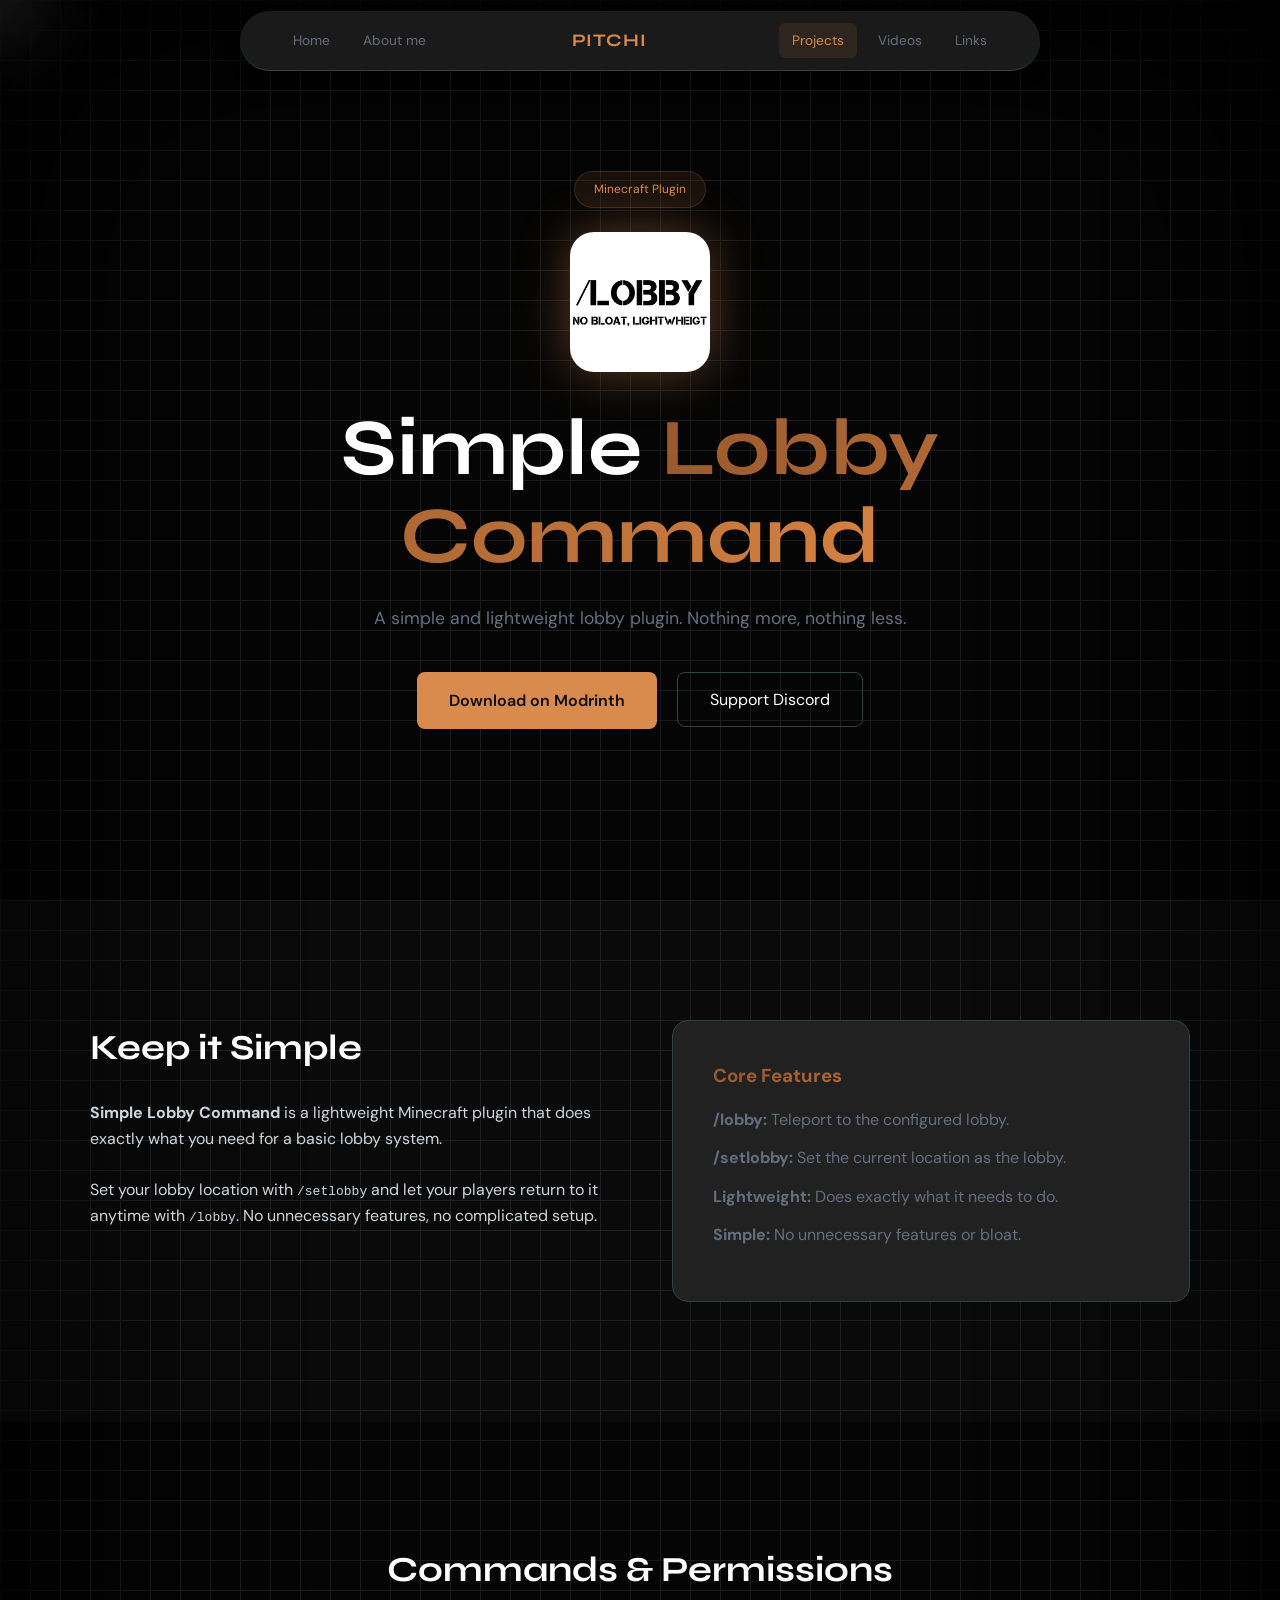
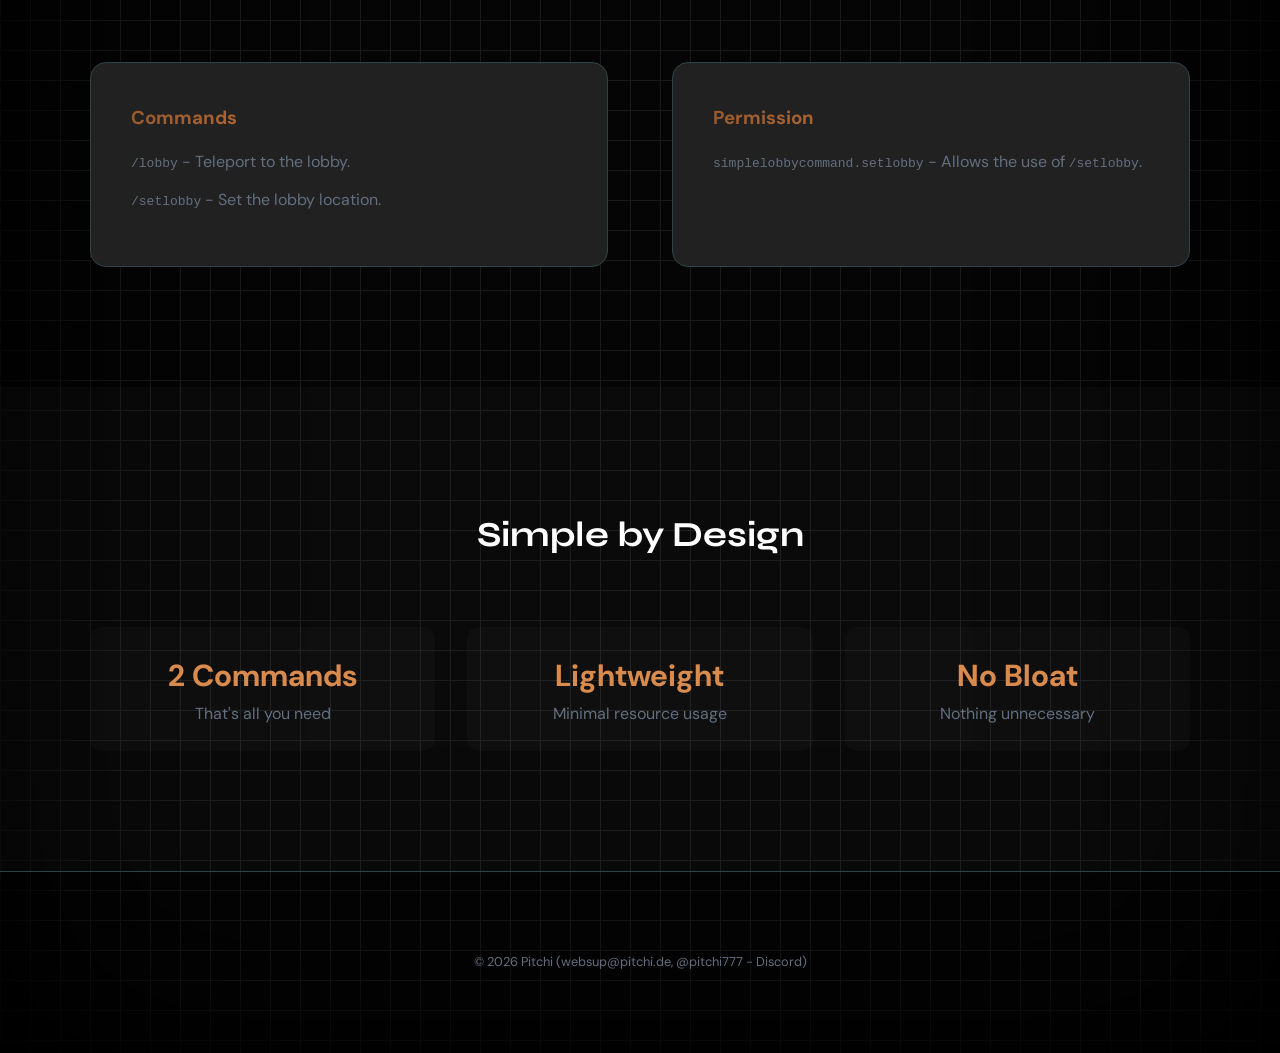
<file: projects/simple_lobby_command.html>
<!DOCTYPE html>
<html lang="en">
<head>
    <meta charset="UTF-8">
    <meta name="viewport" content="width=device-width, initial-scale=1.0">
    <title>Pitchi | Simple Lobby Command</title>
    <link rel="stylesheet" href="/style.css">
    <link href="https://fonts.googleapis.com/css2?family=DM+Sans:wght@400;700&family=Syne:wght@700&display=swap" rel="stylesheet">
    <link rel="icon" type="image/png" href="/resources/img/icon.png?v=1.2">
    <link rel="apple-touch-icon" href="/resources/img/icon.png">
    <script src="/index.js"></script>
</head>
<body class="body-lines">

    <div id="cursor-follower" class="cursor-follower"></div>

    <nav class="locbar">
        <div class="locbar_links">
            <a href="/index.html#hero" class="locbar_text">Home</a>
            <a href="/index.html#aboutme" class="locbar_text">About me</a>
        </div>

        <a href="/index.html" class="locbar_brand">PITCHI</a>

        <div class="locbar_links">
            <a href="/index.html#projects" class="locbar_text active">Projects</a>
            <a href="/index.html#videos" class="locbar_text">Videos</a>
            <a href="/index.html#links" class="locbar_text">Links</a>
        </div>
    </nav>

    <header class="hero">
        <div class="badge">Minecraft Plugin</div>
        <img src="/resources/img/simple_lobby_command.png" alt="Icon" class="project_icon_large">
        <h1>Simple <span class="highlight">Lobby Command</span></h1>
        <p>A simple and lightweight lobby plugin. Nothing more, nothing less.</p>

        <div class="hero_btns">
            <a href="https://modrinth.com/plugin/simple-lobby-command" target="_blank" class="btn_primary">
                Download on Modrinth
            </a>
            <a href="https://discord.gg/Tw7qx4Z9RN" class="btn_secondary">
                Support Discord
            </a>
        </div>
    </header>

    <section class="section alt_bg">
        <div class="container">
            <div class="grid_2col">

                <div class="text_block">
                    <h2 class="section_title" style="text-align: left; margin-bottom: 1.5rem;">
                        Keep it Simple
                    </h2>

                    <p>
                        <strong>Simple Lobby Command</strong> is a lightweight Minecraft
                        plugin that does exactly what you need for a basic lobby system.
                    </p>

                    <br>

                    <p>
                        Set your lobby location with <code>/setlobby</code> and let your
                        players return to it anytime with <code>/lobby</code>.
                        No unnecessary features, no complicated setup.
                    </p>
                </div>

                <div class="card">
                    <h3 class="highlight" style="margin-bottom: 1rem;">
                        Core Features
                    </h3>

                    <ul class="feature_list">
                        <li><strong>/lobby:</strong> Teleport to the configured lobby.</li>
                        <li><strong>/setlobby:</strong> Set the current location as the lobby.</li>
                        <li><strong>Lightweight:</strong> Does exactly what it needs to do.</li>
                        <li><strong>Simple:</strong> No unnecessary features or bloat.</li>
                    </ul>
                </div>

            </div>
        </div>
    </section>

    <section class="section">
        <div class="container">
            <h2 class="section_title">Commands & Permissions</h2>

            <div class="grid_2col">

                <div class="card">
                    <h3 class="highlight" style="margin-bottom: 1rem;">
                        Commands
                    </h3>

                    <ul class="feature_list">
                        <li><code>/lobby</code> - Teleport to the lobby.</li>
                        <li><code>/setlobby</code> - Set the lobby location.</li>
                    </ul>
                </div>

                <div class="card">
                    <h3 class="highlight" style="margin-bottom: 1rem;">
                        Permission
                    </h3>

                    <ul class="feature_list">
                        <li>
                            <code>simplelobbycommand.setlobby</code>
                            - Allows the use of <code>/setlobby</code>.
                        </li>
                    </ul>
                </div>

            </div>
        </div>
    </section>

    <section class="section alt_bg">
        <div class="container" style="text-align: center;">
            <h2 class="section_title">Simple by Design</h2>

            <div class="grid">
                <div class="links_card">
                    <h4>2 Commands</h4>
                    <p style="color: var(--text-muted);">
                        That's all you need
                    </p>
                </div>

                <div class="links_card">
                    <h4>Lightweight</h4>
                    <p style="color: var(--text-muted);">
                        Minimal resource usage
                    </p>
                </div>

                <div class="links_card">
                    <h4>No Bloat</h4>
                    <p style="color: var(--text-muted);">
                        Nothing unnecessary
                    </p>
                </div>
            </div>
        </div>
    </section>

    <footer>
        <p>&copy; 2026 Pitchi (websup@pitchi.de, @pitchi777 - Discord)</p>
    </footer>

    <script src="script.js"></script>
</body>
</html>
</file>
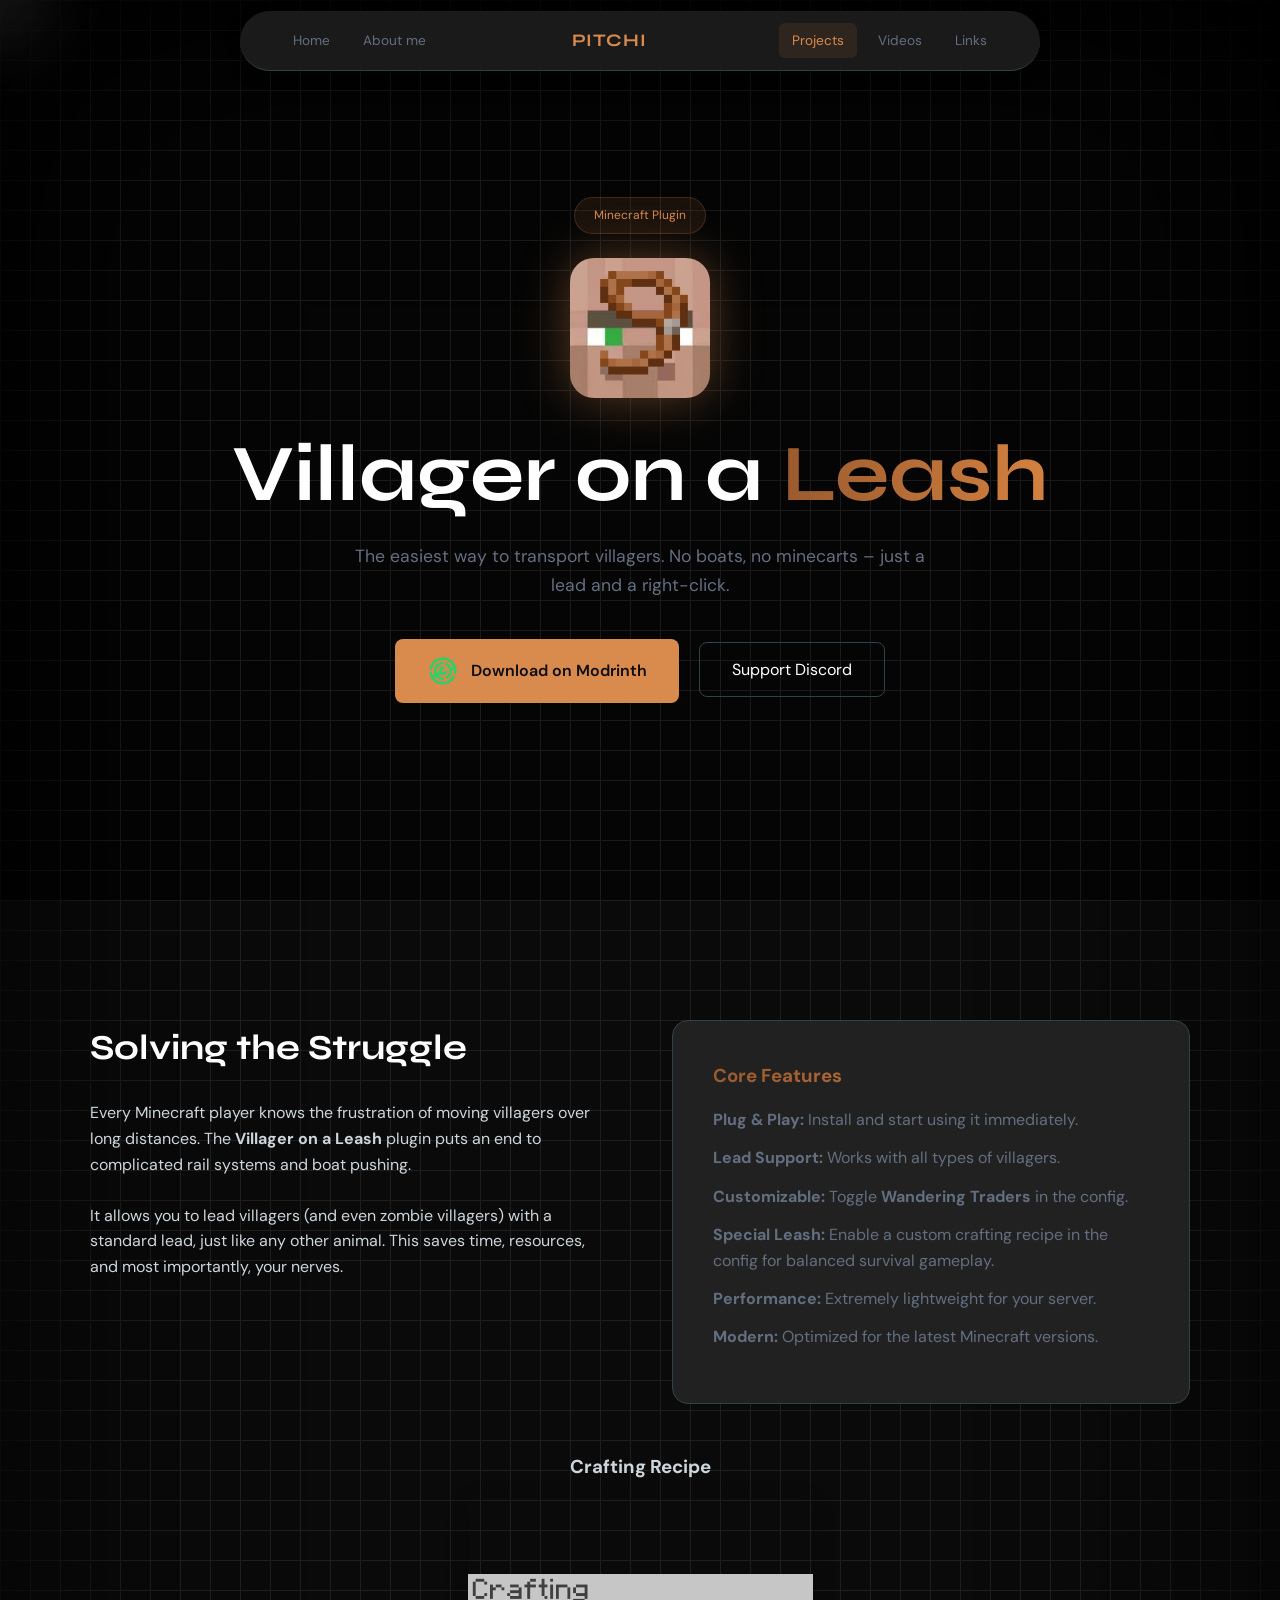
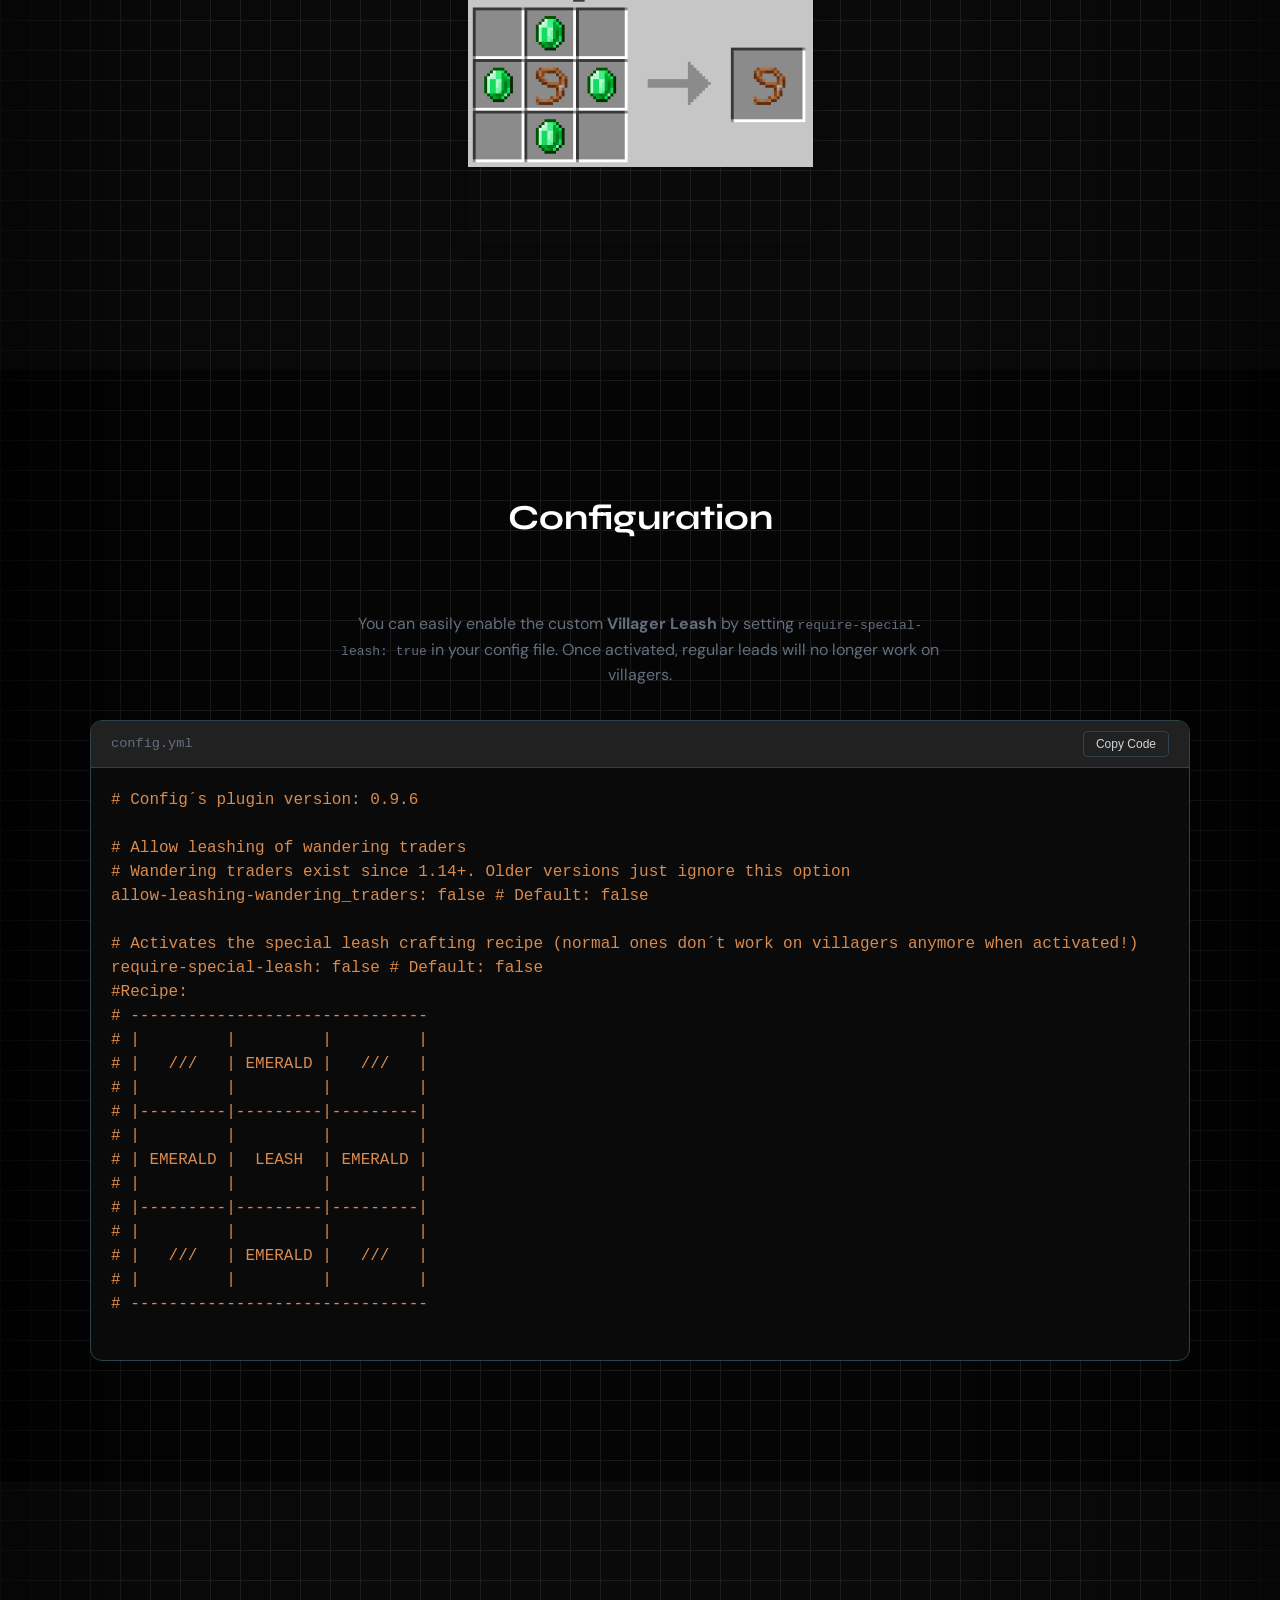
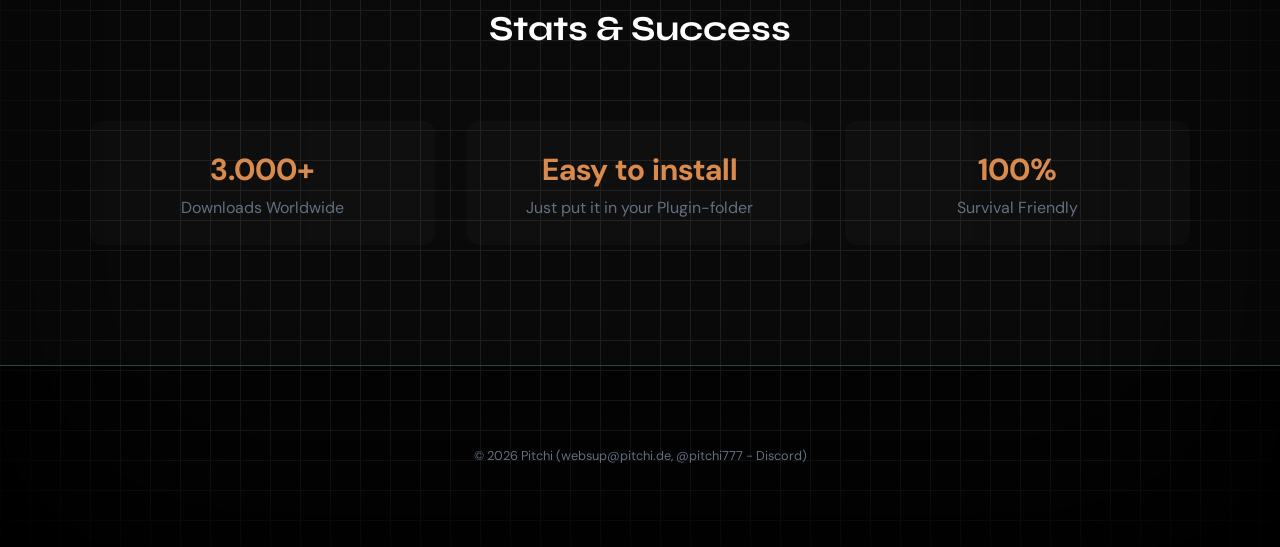
<file: projects/villager_on_a_leash.html>
<!DOCTYPE html>
<html lang="en">
<head>
    <meta charset="UTF-8">
    <meta name="viewport" content="width=device-width, initial-scale=1.0">
    <title>Pitchi | Villager on a Leash</title>
    <link rel="stylesheet" href="/style.css">
    <link href="https://fonts.googleapis.com/css2?family=DM+Sans:wght@400;700&family=Syne:wght@700&display=swap" rel="stylesheet">
    <link rel="icon" type="image/png" href="/resources/img/icon.png?v=1.2">
    <link rel="apple-touch-icon" href="/resources/img/icon.png">
    <script src="/index.js"></script>
</head>
<body class="body-lines">

    <div id="cursor-follower" class="cursor-follower"></div>

    <nav class="locbar">
        <div class="locbar_links">
            <a href="/index.html#hero" class="locbar_text">Home</a>
            <a href="/index.html#aboutme" class="locbar_text">About me</a>
        </div>

        <a href="/index.html" class="locbar_brand">PITCHI</a>

        <div class="locbar_links">
            <a href="/index.html#projects" class="locbar_text active">Projects</a>
            <a href="/index.html#videos" class="locbar_text">Videos</a>
            <a href="/index.html#links" class="locbar_text">Links</a>
        </div>
    </nav>

    <header class="hero">
        <div class="badge">Minecraft Plugin</div>
        <img src="/resources/img/villager_on_a_leash.png" alt="Icon" class="project_icon_large">
        <h1>Villager on a <span class="highlight">Leash</span></h1>
        <p>The easiest way to transport villagers. No boats, no minecarts – just a lead and a right-click.</p>
        <div class="hero_btns">
            <a href="https://modrinth.com/plugin/villiager-on-a-leash" target="_blank" class="btn_primary">
                <img src="/resources/img/modrinth.png" alt="modrinth logo" class="btn_icon">Download on Modrinth
            </a>
            <a href="https://discord.gg/Tw7qx4Z9RN" class="btn_secondary">Support Discord</a>
        </div>
    </header>

    <section class="section alt_bg">
        <div class="container">
            <div class="grid_2col">
                <div class="text_block">
                    <h2 class="section_title" style="text-align: left; margin-bottom: 1.5rem;">Solving the Struggle</h2>
                    <p>Every Minecraft player knows the frustration of moving villagers over long distances. The <strong>Villager on a Leash</strong> plugin puts an end to complicated rail systems and boat pushing.</p>
                    <br>
                    <p>It allows you to lead villagers (and even zombie villagers) with a standard lead, just like any other animal. This saves time, resources, and most importantly, your nerves.</p>
                </div>

                <div class="card">
                    <h3 class="highlight" style="margin-bottom: 1rem;">Core Features</h3>
                    <ul class="feature_list">
                        <li><strong>Plug & Play:</strong> Install and start using it immediately.</li>
                        <li><strong>Lead Support:</strong> Works with all types of villagers.</li>
                        <li><strong>Customizable:</strong> Toggle <strong>Wandering Traders</strong> in the config.</li>
                        <li><strong>Special Leash:</strong> Enable a custom crafting recipe in the config for balanced survival gameplay.</li>
                        <li><strong>Performance:</strong> Extremely lightweight for your server.</li>
                        <li><strong>Modern:</strong> Optimized for the latest Minecraft versions.</li>
                    </ul>
                </div>
            </div>
            <div style="text-align: center; margin-top: 3rem;">
                <h3 style="margin-bottom: 1rem;">Crafting Recipe</h3>
                <img src="/resources/img/recipe.png" alt="Villager Leash Crafting Recipe" class="recipe_img">
            </div>
        </div>
    </section>

    <section class="section">
        <div class="container">
            <h2 class="section_title">Configuration</h2>
            
            <p style="text-align: center; max-width: 600px; margin: 0 auto 2rem auto; color: var(--text-muted);">
                You can easily enable the custom <strong>Villager Leash</strong> by setting <code style="color: var(--highlight);">require-special-leash: true</code> in your config file. Once activated, regular leads will no longer work on villagers.
            </p>

            <div class="config_container">
                <div class="config_header">
                    <span>config.yml</span>
                    <button class="btn_copy" id="copyBtn" onclick="copyConfig()">Copy Code</button>
                </div>
                <pre id="configCode"># Config´s plugin version: 0.9.6

# Allow leashing of wandering traders
# Wandering traders exist since 1.14+. Older versions just ignore this option
allow-leashing-wandering_traders: false # Default: false

# Activates the special leash crafting recipe (normal ones don´t work on villagers anymore when activated!)
require-special-leash: false # Default: false
#Recipe:
# -------------------------------
# |         |         |         |
# |   ///   | EMERALD |   ///   |
# |         |         |         |
# |---------|---------|---------|
# |         |         |         |
# | EMERALD |  LEASH  | EMERALD |
# |         |         |         |
# |---------|---------|---------|
# |         |         |         |
# |   ///   | EMERALD |   ///   |
# |         |         |         |
# -------------------------------
                </pre>
            </div>
        </div>
    </section>

    <section class="section alt_bg">
        <div class="container" style="text-align: center;">
            <h2 class="section_title">Stats & Success</h2>
            <div class="grid">
                <div class="links_card">
                    <h4>3.000+</h4>
                    <p style="color: var(--text-muted);">Downloads Worldwide</p>
                </div>
                <div class="links_card">
                    <h4>Easy to install</h4>
                    <p style="color: var(--text-muted);">Just put it in your Plugin-folder</p>
                </div>
                <div class="links_card">
                    <h4>100%</h4>
                    <p style="color: var(--text-muted);">Survival Friendly</p>
                </div>
            </div>
        </div>
    </section>

    <footer>
        <p>&copy; 2026 Pitchi (websup@pitchi.de, @pitchi777 - Discord)</p>
    </footer>

    <script src="script.js"></script>
</body>
</html>
</file>
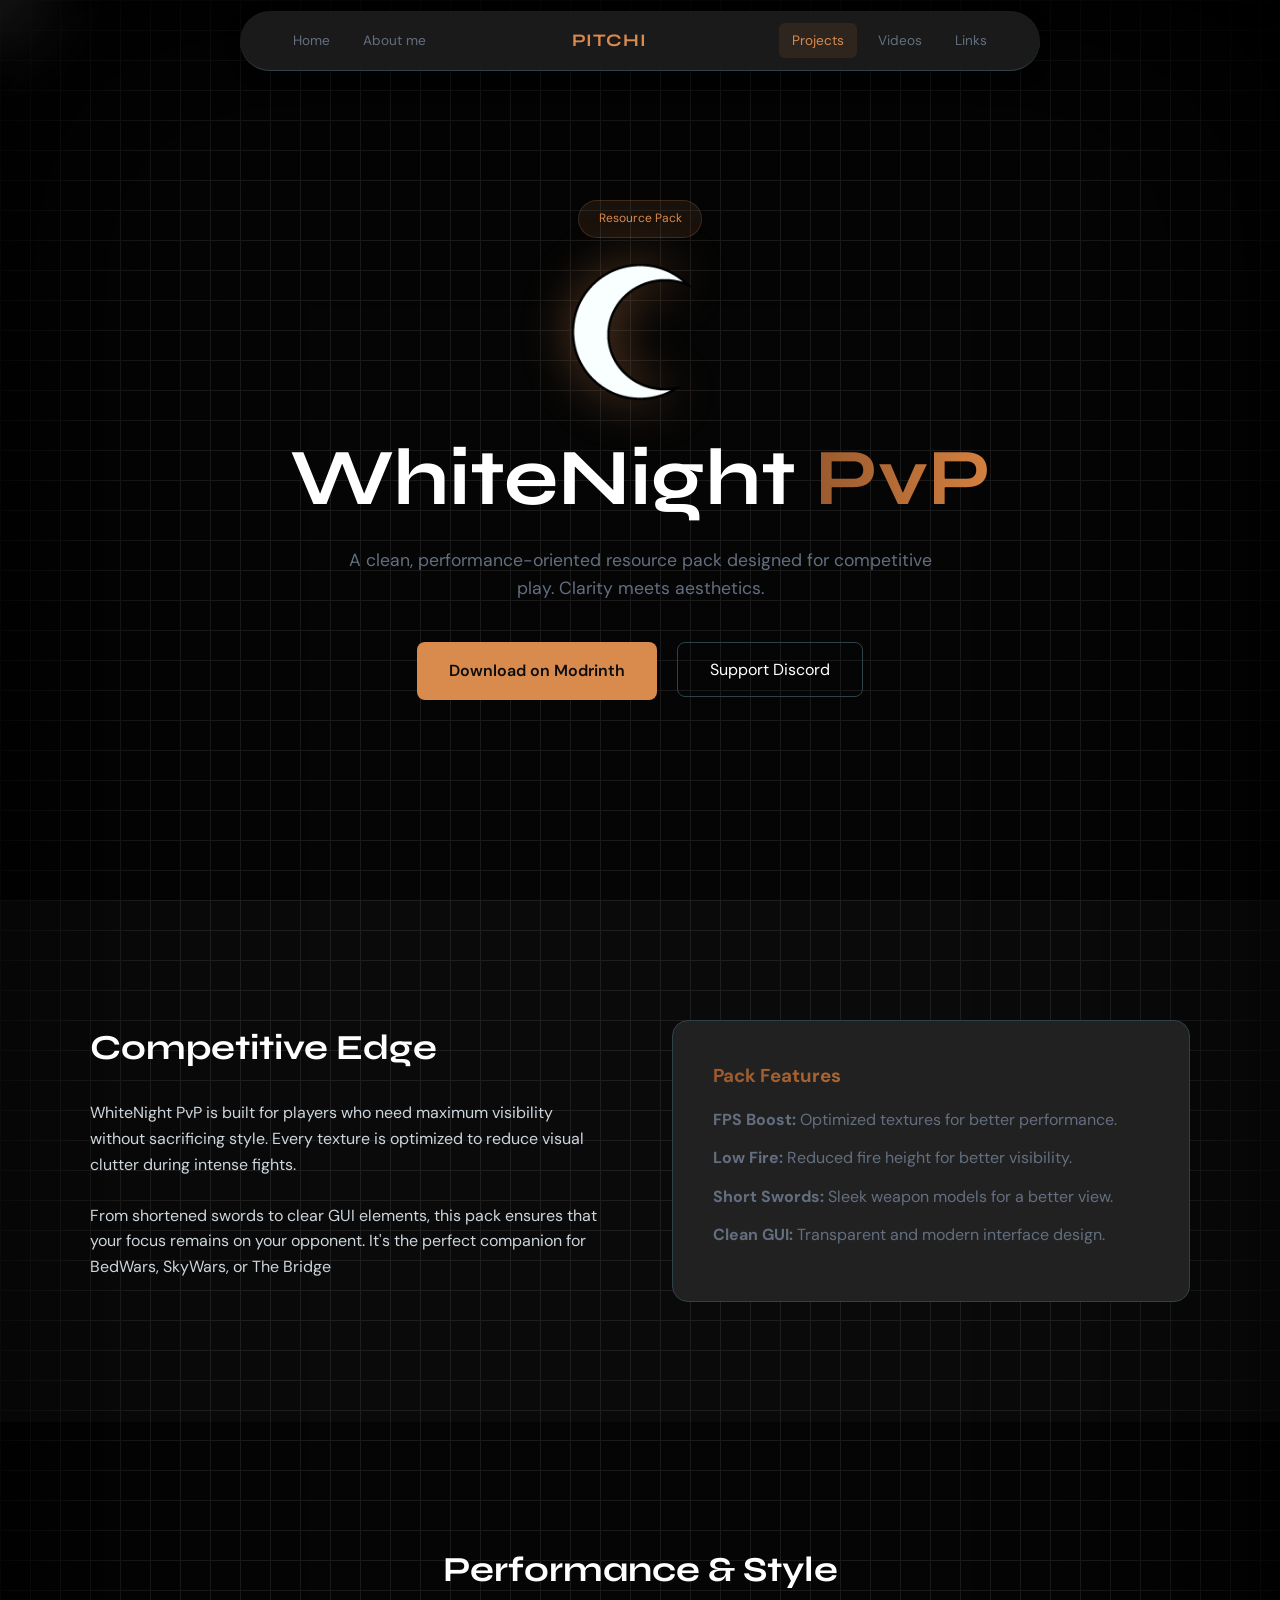
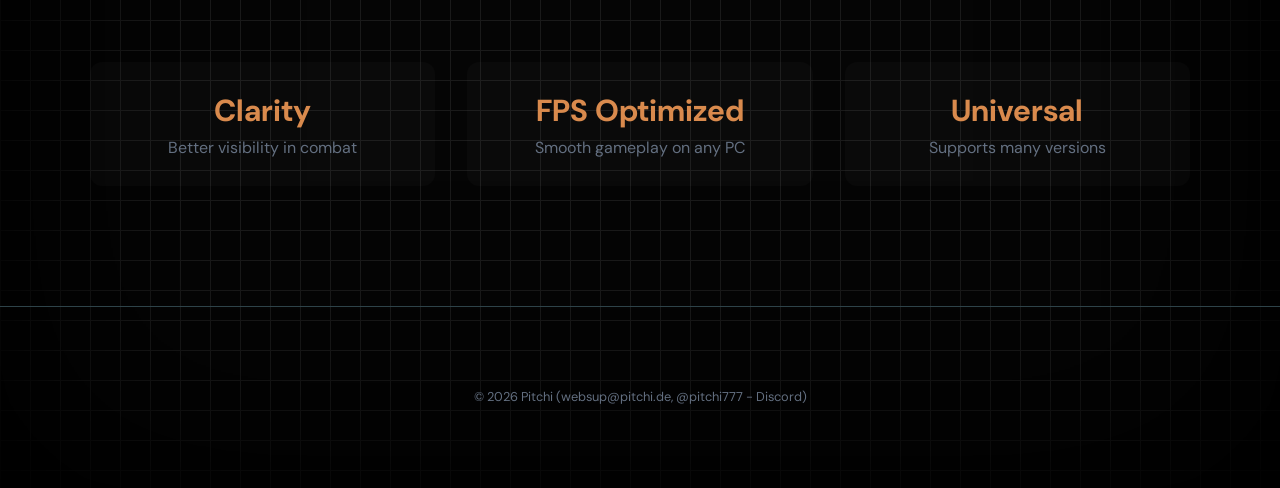
<file: projects/whitenightpvp.html>
<!DOCTYPE html>
<html lang="en">
<head>
    <meta charset="UTF-8">
    <meta name="viewport" content="width=device-width, initial-scale=1.0">
    <title>Pitchi | WhiteNight PvP</title>
    <link rel="stylesheet" href="/style.css">
    <link href="https://fonts.googleapis.com/css2?family=DM+Sans:wght@400;700&family=Syne:wght@700&display=swap" rel="stylesheet">
    <link rel="icon" type="image/png" href="/resources/img/icon.png?v=1.2">
    <link rel="apple-touch-icon" href="/resources/img/icon.png">
    <script src="/index.js"></script>
</head>
<body class="body-lines">

    <div id="cursor-follower" class="cursor-follower"></div>

    <nav class="locbar">
        <div class="locbar_links">
            <a href="/index.html#hero" class="locbar_text">Home</a>
            <a href="/index.html#aboutme" class="locbar_text">About me</a>
        </div>

        <a href="/index.html" class="locbar_brand">PITCHI</a>

        <div class="locbar_links">
            <a href="/index.html#projects" class="locbar_text active">Projects</a>
            <a href="/index.html#videos" class="locbar_text">Videos</a>
            <a href="/index.html#links" class="locbar_text">Links</a>
        </div>
    </nav>

    <header class="hero">
        <div class="badge">Resource Pack</div>
        <img src="/resources/img/whitenight_pvp.png" alt="Icon" class="project_icon_large">
        <h1>WhiteNight <span class="highlight">PvP</span></h1>
        <p>A clean, performance-oriented resource pack designed for competitive play. Clarity meets aesthetics.</p>
        <div class="hero_btns">
            <a href="https://modrinth.com/resourcepack/whitenight-pvp" target="_blank" class="btn_primary">Download on Modrinth</a>
            <a href="https://discord.gg/Tw7qx4Z9RN" class="btn_secondary">Support Discord</a>
        </div>
    </header>

    <section class="section alt_bg">
        <div class="container">
            <div class="grid_2col">
                <div class="text_block">
                    <h2 class="section_title" style="text-align: left; margin-bottom: 1.5rem;">Competitive Edge</h2>
                    <p>WhiteNight PvP is built for players who need maximum visibility without sacrificing style. Every texture is optimized to reduce visual clutter during intense fights.</p>
                    <br>
                    <p>From shortened swords to clear GUI elements, this pack ensures that your focus remains on your opponent. It's the perfect companion for BedWars, SkyWars, or The Bridge</p>
                </div>

                <div class="card">
                    <h3 class="highlight" style="margin-bottom: 1rem;">Pack Features</h3>
                    <ul class="feature_list">
                        <li><strong>FPS Boost:</strong> Optimized textures for better performance.</li>
                        <li><strong>Low Fire:</strong> Reduced fire height for better visibility.</li>
                        <li><strong>Short Swords:</strong> Sleek weapon models for a better view.</li>
                        <li><strong>Clean GUI:</strong> Transparent and modern interface design.</li>
                    </ul>
                </div>
            </div>
        </div>
    </section>

    <section class="section">
        <div class="container" style="text-align: center;">
            <h2 class="section_title">Performance & Style</h2>
            <div class="grid">
                <div class="links_card">
                    <h4>Clarity</h4>
                    <p style="color: var(--text-muted);">Better visibility in combat</p>
                </div>
                <div class="links_card">
                    <h4>FPS Optimized</h4>
                    <p style="color: var(--text-muted);">Smooth gameplay on any PC</p>
                </div>
                <div class="links_card">
                    <h4>Universal</h4>
                    <p style="color: var(--text-muted);">Supports many versions</p>
                </div>
            </div>
        </div>
    </section>

    <footer>
        <p>&copy; 2026 Pitchi (websup@pitchi.de, @pitchi777 - Discord)</p>
    </footer>

    <script src="script.js"></script>
</body>
</html>
</file>
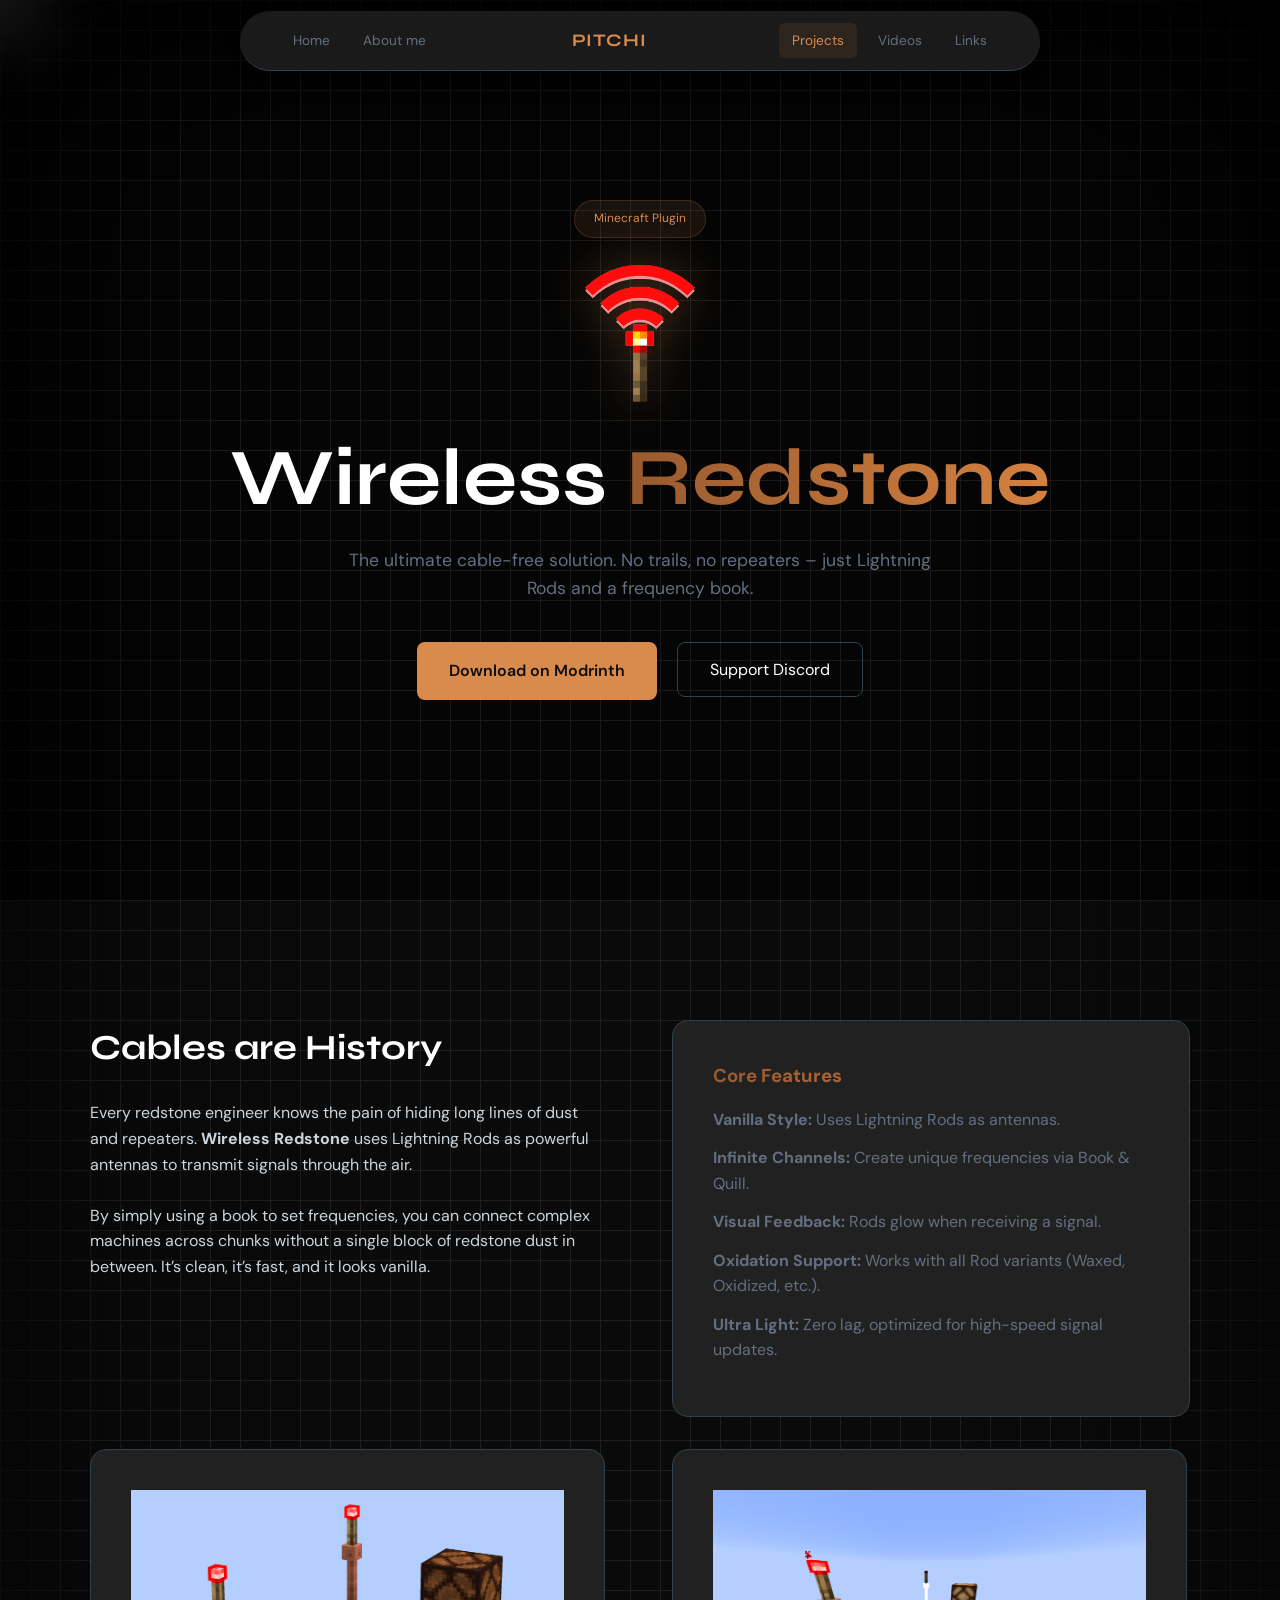
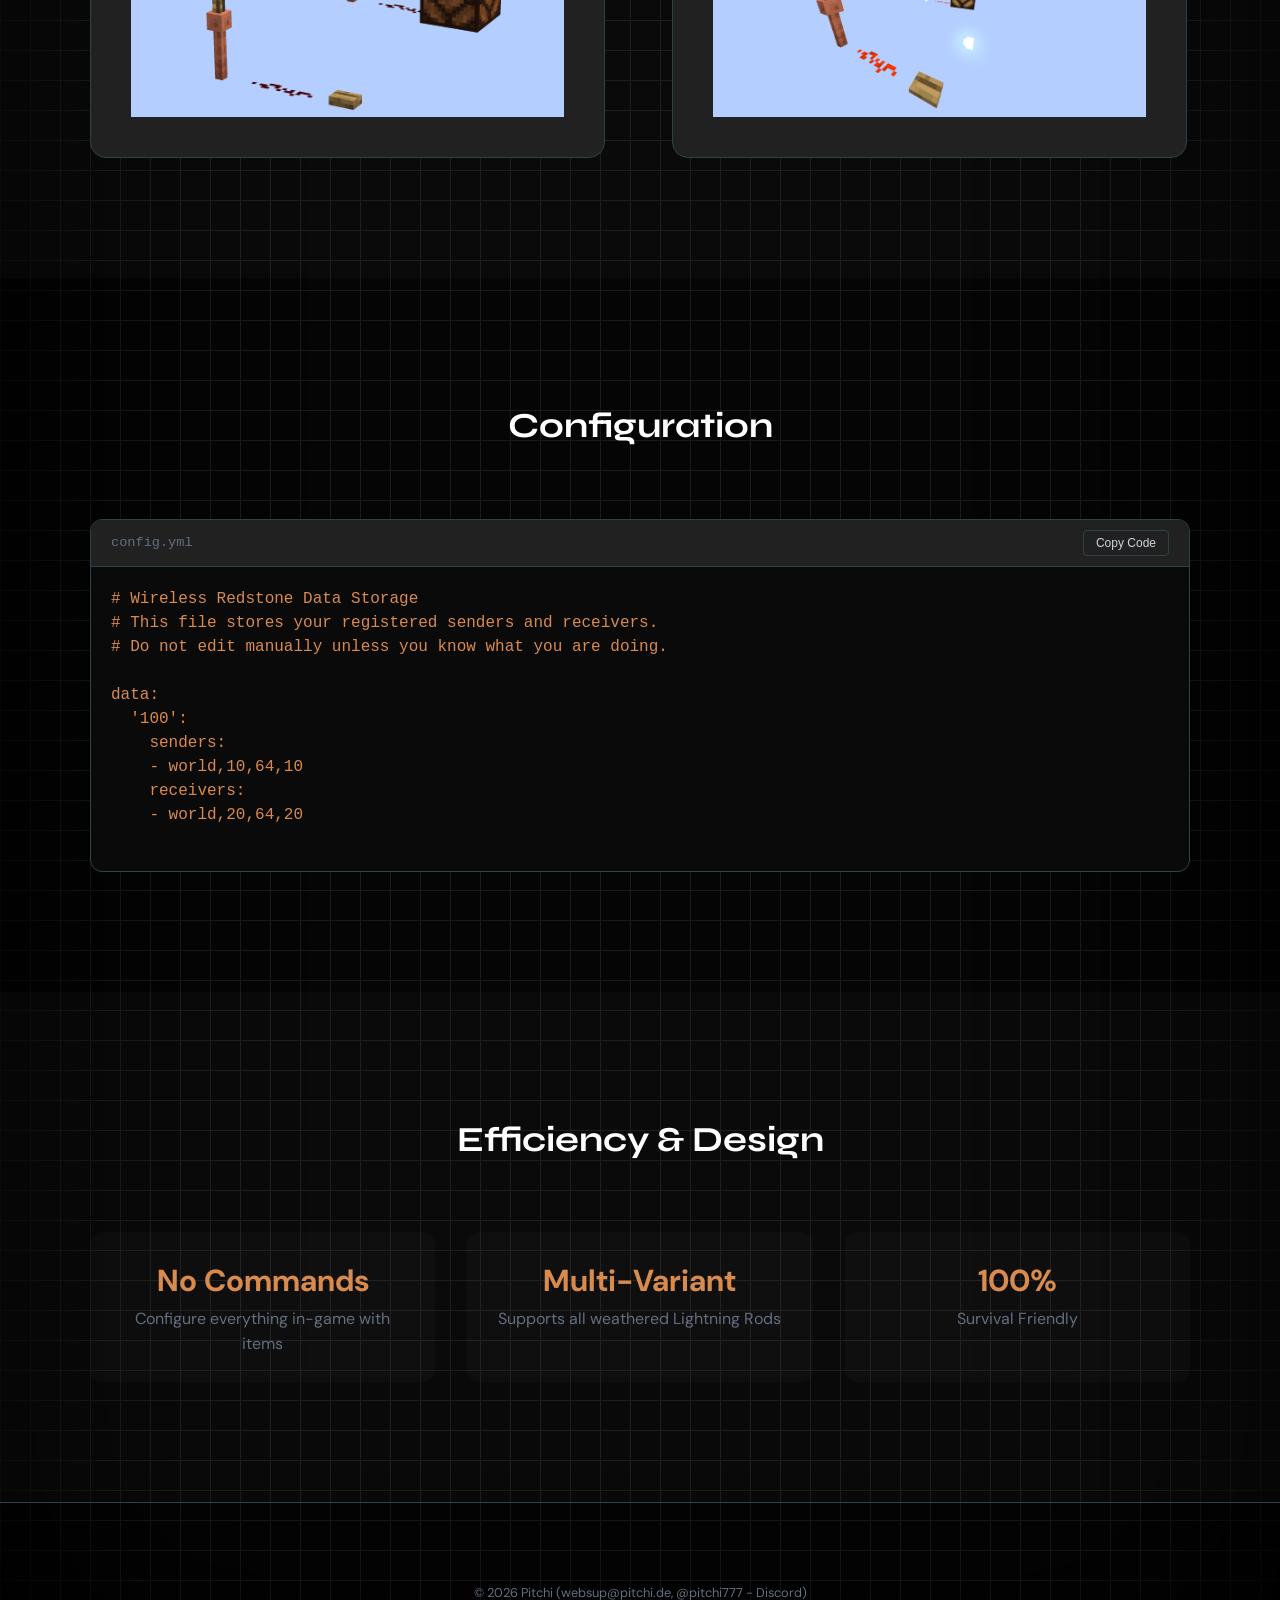
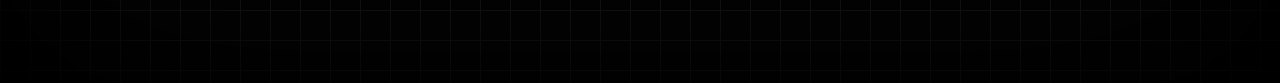
<file: projects/wireless_redstone.html>
<!DOCTYPE html>
<html lang="en">
<head>
    <meta charset="UTF-8">
    <meta name="viewport" content="width=device-width, initial-scale=1.0">
    <title>Pitchi | Wireless Redstone</title>
    <link rel="stylesheet" href="/style.css">
    <link href="https://fonts.googleapis.com/css2?family=DM+Sans:wght@400;700&family=Syne:wght@700&display=swap" rel="stylesheet">
    <link rel="icon" type="image/png" href="/resources/img/icon.png?v=1.2">
    <link rel="apple-touch-icon" href="/resources/img/icon.png">
    <script src="/index.js"></script>
</head>
<body class="body-lines">

    <div id="cursor-follower" class="cursor-follower"></div>

    <nav class="locbar">
        <div class="locbar_links">
            <a href="/index.html#hero" class="locbar_text">Home</a>
            <a href="/index.html#aboutme" class="locbar_text">About me</a>
        </div>

        <a href="/index.html" class="locbar_brand">PITCHI</a>

        <div class="locbar_links">
            <a href="/index.html#projects" class="locbar_text active">Projects</a>
            <a href="/index.html#videos" class="locbar_text">Videos</a>
            <a href="/index.html#links" class="locbar_text">Links</a>
        </div>
    </nav>

    <header class="hero">
        <div class="badge">Minecraft Plugin</div>
        <img src="/resources/img/wireless_redstone.png" alt="Icon" class="project_icon_large">
        <h1>Wireless <span class="highlight">Redstone</span></h1>
        <p>The ultimate cable-free solution. No trails, no repeaters – just Lightning Rods and a frequency book.</p>
        <div class="hero_btns">
            <a href="https://modrinth.com/plugin/wireless-redstone-plugin" target="_blank" class="btn_primary">Download on Modrinth</a>
            <a href="https://discord.gg/Tw7qx4Z9RN" class="btn_secondary">Support Discord</a>
        </div>
    </header>

    <section class="section alt_bg">
        <div class="container">
            <div class="grid_2col">
                <div class="text_block">
                    <h2 class="section_title" style="text-align: left; margin-bottom: 1.5rem;">Cables are History</h2>
                    <p>Every redstone engineer knows the pain of hiding long lines of dust and repeaters. <strong>Wireless Redstone</strong> uses Lightning Rods as powerful antennas to transmit signals through the air.</p>
                    <br>
                    <p>By simply using a book to set frequencies, you can connect complex machines across chunks without a single block of redstone dust in between. It’s clean, it’s fast, and it looks vanilla.</p>
                </div>

                <div class="card">
                    <h3 class="highlight" style="margin-bottom: 1rem;">Core Features</h3>
                    <ul class="feature_list">
                        <li><strong>Vanilla Style:</strong> Uses Lightning Rods as antennas.</li>
                        <li><strong>Infinite Channels:</strong> Create unique frequencies via Book & Quill.</li>
                        <li><strong>Visual Feedback:</strong> Rods glow when receiving a signal.</li>
                        <li><strong>Oxidation Support:</strong> Works with all Rod variants (Waxed, Oxidized, etc.).</li>
                        <li><strong>Ultra Light:</strong> Zero lag, optimized for high-speed signal updates.</li>
                    </ul>
                </div>
            </div>
            <div class="container grid_2col">
                <img src="/resources/img/wireless_redstone_stock1.png" class="card grid_img">
                <img src="/resources/img/wireless_redstone_stock2.png" class="card grid_img">
            </div>
        </div>
    </section>

    <section class="section">
        <div class="container">
            <h2 class="section_title">Configuration</h2>
            <div class="config_container">
                <div class="config_header">
                    <span>config.yml</span>
                    <button class="btn_copy" id="copyBtn" onclick="copyConfig()">Copy Code</button>
                </div>
                <pre id="configCode"># Wireless Redstone Data Storage
# This file stores your registered senders and receivers.
# Do not edit manually unless you know what you are doing.

data:
  '100':
    senders:
    - world,10,64,10
    receivers:
    - world,20,64,20
                </pre>
            </div>
        </div>
    </section>

    <section class="section alt_bg">
        <div class="container" style="text-align: center;">
            <h2 class="section_title">Efficiency & Design</h2>
            <div class="grid">
                <div class="links_card">
                    <h4>No Commands</h4>
                    <p style="color: var(--text-muted);">Configure everything in-game with items</p>
                </div>
                <div class="links_card">
                    <h4>Multi-Variant</h4>
                    <p style="color: var(--text-muted);">Supports all weathered Lightning Rods</p>
                </div>
                <div class="links_card">
                    <h4>100%</h4>
                    <p style="color: var(--text-muted);">Survival Friendly</p>
                </div>
            </div>
        </div>
    </section>

    <footer>
        <p>&copy; 2026 Pitchi (websup@pitchi.de, @pitchi777 - Discord)</p>
    </footer>

    <script src="script.js"></script>
</body>
</html>
</file>
<file: style.css>
*, *::before, *::after {
    margin: 0;
    padding: 0;
    box-sizing: border-box;
}

:root {
    --bg: #151b1f;
    --bar: #222121;
    --bar-border: #2e4349;
    --accent: #D98A4D;
    --text: #cdd6dc;
    --text-muted: #636f80;
    --accent-dark: #9A5A2E;
    --orange: #d48140;
}

html {
    scroll-behavior: smooth;
}

.body-points {
    background-color: #050505;
    background-image: radial-gradient(#1a1a1a 1px, transparent 1px);
    background-size: 30px 30px;
    font-family: 'DM Sans', sans-serif;
    color: var(--text);
    min-height: 100vh;
    box-shadow: 
        inset 0 0 150px rgba(0, 0, 0, 1), 
        inset 0 0 1000px rgba(0, 0, 0, 1);
        
    line-height: 1.6;
    overflow-x: hidden;
}

.body-lines {
    background-color: #050505;
    background-image: 
        linear-gradient(to right, #1a1a1a 1px, transparent 1px),
        linear-gradient(to bottom, #1a1a1a 1px, transparent 1px);
    background-size: 30px 30px;
    
    font-family: 'DM Sans', sans-serif;
    color: var(--text);
    min-height: 100vh;
    box-shadow: 
        inset 0 0 150px rgba(0, 0, 0, 1), 
        inset 0 0 1000px rgba(0, 0, 0, 1);
        
    line-height: 1.6;
    overflow-x: hidden;
}

@keyframes spin {
  from {
    transform: rotate(0deg);
  }
  to {
    transform: rotate(1500deg);
  }
}

.nrw {
  max-height: 120px;
  position: fixed;
  left: 2vw;
  top: 1vh;
  animation: spin linear;
  animation-timeline: scroll();
  z-index: 1001;
}

.de {
  max-height: 115px;
  position: fixed;
  right: 2vw;
  top: 1vh;
  animation: spin linear;
  animation-timeline: scroll();
  z-index: 1001;
}

/* ── Nav ── */
.locbar {
    position: fixed;
    top: 0.7rem; left: 15rem; right: 15rem;
    z-index: 1000;
    display: flex;
    align-items: center;
    justify-content: space-between;
    padding: 0 2.5rem;
    height: 60px;
    background-color: color-mix(in srgb, var(--bar), transparent 20%);
    border-bottom: 1px solid var(--bar-border);
    backdrop-filter: blur(12px);
    box-shadow: 0 4px 15px rgba(0, 0, 0, 0.3);
    border-radius: 1000rem;
}

.locbar_brand {
    font-family: 'Syne', sans-serif;
    font-size: 1.1rem;
    font-weight: 700;
    color: var(--accent);
    text-decoration: none;
    letter-spacing: 0.05em;
}

.locbar_links { display: flex; gap: 0.5rem; }

.locbar_text {
    color: var(--text-muted);
    text-decoration: none;
    font-size: 0.85rem;
    padding: 0.4rem 0.8rem;
    border-radius: 6px;
    transition: all 0.2s;
    align-content: center;
}

.locbar_text_highlight:hover, .locbar_text_highlight.active {
    background: linear-gradient(90deg, #9A5A2E 0%, #D98A4D 50%, #E3A56F 100%);
    padding: 0.65rem 1.05rem;
}

.locbar_text:hover, .locbar_text.active {
    color: var(--accent);
    background-color: rgba(217, 138, 77, 0.1);
}

/* ── Hero Video ── */
.hero {
    position: relative;
    overflow: hidden;
}

.hero_video {
    position: absolute;
    inset: 0;
    width: 100%;
    height: 100%;
    object-fit: cover;
    z-index: 0;
    filter: brightness(0.45) saturate(0.85);
    pointer-events: none;
}

.hero_overlay {
    position: absolute;
    inset: 0;
    z-index: 1;
    background:
        linear-gradient(to bottom, rgba(16, 21, 18, 0.55), rgba(16, 21, 18, 0.82)),
        radial-gradient(circle at center, rgba(217, 138, 77, 0.08), transparent 65%);
    pointer-events: none;
}

.hero_z {
    position: relative;
    z-index: 2;
    display: flex;
    flex-direction: column;
    align-items: center;
}

.hero_content {
    position: relative;
    z-index: 2;
}

.hero_scroll {
    position: absolute;
    bottom: 2rem;
    z-index: 2;
    color: var(--text-muted);
    font-size: 0.7rem;
    letter-spacing: 0.15em;
}

.hero_scroll span {
    color: var(--accent);
    margin-left: 0.4rem;
}

/* ── Hero ── */
.hero {
    height: 100vh;
    display: flex;
    flex-direction: column;
    align-items: center;
    justify-content: center;
    text-align: center;
    padding: 0 1.5rem;
}

.badge {
    background: rgba(217, 138, 77, 0.1);
    color: var(--accent);
    padding: 0.5rem 1.2rem; 
    border-radius: 50px;
    font-size: 0.75rem;
    margin-bottom: 1.5rem;
    border: 1px solid rgba(217, 138, 77, 0.2);
}

.hero h1 {
    font-family: 'Syne', sans-serif;
    font-size: clamp(2.5rem, 8vw, 5rem);
    line-height: 1.1;
    color: #fff;
    max-width: 900px;
}

.highlight {
    background: linear-gradient(90deg, var(--accent-dark), var(--orange));
    -webkit-background-clip: text;
    -webkit-text-fill-color: transparent;
    background-clip: text;
}

.hero p {
    color: var(--text-muted);
    max-width: 600px;
    margin: 1.5rem 0 2.5rem;
    font-size: 1.1rem;
}

/* ── Sections & Grids ── */
.section { padding: 120px 2rem; }
.section_large { padding: 120px 1rem; }
.alt_bg { background-color: rgba(255, 255, 255, 0.02); }
.container { max-width: 1100px; margin: 0 auto; }

.section_title {
    font-family: 'Syne', sans-serif;
    font-size: 2.2rem;
    text-align: center;
    margin-bottom: 4rem;
    color: #fff;
}

.grid {
    display: grid;
    grid-template-columns: repeat(auto-fit, minmax(300px, 1fr));
    gap: 2rem;
}

.grid_2col {
    display: grid;
    grid-template-columns: 1fr 1fr;
    gap: 4rem;
}

.grid_img {
    margin-top: 2rem;
    max-width: 32.2rem;
    max-height: 20rem;
}

.grid_img:hover {
    max-width: 32.8rem;
}

/* ── Cards ── */
.card {
    position: relative;
    background: var(--bar);
    border: 1px solid var(--bar-border);
    padding: 2.5rem;
    border-radius: 16px;
    transition: 0.3s;
    color: white;
    text-decoration: none;
    z-index: 100;
}

.card.featured {
    border-color: var(--accent);
    background: #1e2a30;
    transform: scale(1.02);
}

.card.featured:hover {
    transform: scale(1.05) translateY(-5px);
}

.card:hover {
    border-color: var(--accent);
    transform: translateY(-5px);
}

.card_icon {
    margin-bottom: 1.5rem;
    width: 8rem;
    height: 8rem;
}

.card_pricetag {
    position: absolute;
    top: 1.5rem;
    right: 1.5rem;
    text-shadow: 0px 0px 15px var(--accent);
    color: rgb(220, 220, 220);
    padding: 0.25rem 0.75rem;
    border-radius: 8px;
    font-weight: bold;
    margin: 0;
}

/* ── Pricing ── */
.videos_grid {
    display: flex;
    justify-content: center;
    align-items: stretch;
    gap: 1rem;
    width: 100%;
}

.videos_card {
    background: #1a2227;
    border: 1px solid var(--bar-border);
    padding: 2rem 1rem;
    border-radius: 16px;
    text-align: center;
    position: relative;

    flex: 1;
    min-width: 0;
}

.tiktok-embed {
    margin: 0 auto !important;
    width: 100% !important;
    min-width: 100px !important;
}

.videos_card.featured {
    border-color: var(--accent);
    background: #1e2a30;
    transform: scale(1.05);
}

.video { font-size: 3rem; font-weight: 700; color: #fff; margin: 1rem 0; }
.video span { font-size: 1rem; color: var(--text-muted); }

.popular_tag {
    position: absolute;
    top: -12px; left: 50%;
    transform: translateX(-50%);
    background: var(--accent);
    color: #000;
    padding: 4px 12px;
    border-radius: 4px;
    font-size: 0.7rem; font-weight: 700;
}

.mini_info { text-align: center; margin-top: 3rem; color: var(--text-muted); font-style: italic; }

.videos_header {
    color: var(--accent);
}

/* ── Team ── */
.links_grid {
    display: grid;
    grid-template-columns: repeat(auto-fit, minmax(220px, 1fr));
    gap: 2rem;
}

.links_card { 
    text-align: center; 
    padding: 1.5rem;
    background: rgba(255,255,255,0.02);
    border-radius: 12px;
    border: 1px solid transparent;
    transition: 0.2s;
    text-decoration: none;
}

.links_card:hover {
    border-color: var(--bar-border);
}

.links_card h4 {
    color: var(--accent); 
    font-size: 1.9rem; 
}

/* ── Buttons ── */
/* ── Modrinth Button & Icon Anpassungen ── */
.btn_primary {
    display: inline-flex;
    align-items: center;
    justify-content: center;
    gap: 0.75rem; /* Abstand zwischen Logo und Text */
    vertical-align: middle;
    background: var(--accent);
    color: #0d0d0d;
    padding: 1rem 2rem;
    border-radius: 8px;
    text-decoration: none;
    font-weight: 600;
    transition: 0.2s;
}

.btn_icon {
    height: 2rem;
    width: auto;
    object-fit: contain;
    border-radius: 6px;
}

/* ── Exakte Größe für das Crafting-Rezept ── */
.recipe_img {
    width: 345px;
    height: 345px;
    object-fit: contain;
    border-radius: 8px;
    box-shadow: 0 4px 20px rgba(0, 0, 0, 0.25);
    transition: transform 0.3s ease;
}

.recipe_img:hover {
    transform: scale(1.02);
}

/* Responsive Fix für kleinere Bildschirme */
@media (max-width: 400px) {
    .recipe_img {
        width: 100%;
        height: auto;
    }
}

.btn_secondary {
    color: #fff;
    padding: 1rem 2rem;
    text-decoration: none;
    border: 1px solid var(--bar-border);
    border-radius: 8px;
    margin-left: 1rem;
    transition: 0.2s;
}

.btn_secondary:hover { background: var(--bar-border); }

footer {
    padding: 5rem 2rem;
    text-align: center;
    color: var(--text-muted);
    font-size: 0.8rem;
    border-top: 1px solid var(--bar-border);
}

.cursor-follower {
    position: fixed;
    width: 150px;
    height: 150px;
    border-radius: 50%;
    background: radial-gradient(circle at center, rgba(255, 255, 255, .12) 0, rgba(255, 255, 255, .06) 30%, rgba(255, 255, 255, .02) 60%, rgba(255, 255, 255, 0) 100%);
    pointer-events: none;
    z-index: 9999;
    transform: translate(-50%, -50%);
    opacity: .8;
    filter: blur(20px);
    mix-blend-mode: screen;
    transition: all .2s cubic-bezier(.22, 1, .36, 1);
    will-change: transform, opacity, filter;
}

.link {
    color: #D98A4D;
    text-decoration: none;
}

/* ── Configuration Box ── */
.config_container {
    background: #0a0a0a;
    border: 1px solid var(--bar-border);
    border-radius: 12px;
    overflow: hidden;
    margin-top: 2rem;
    text-align: left;
}

.config_header {
    display: flex;
    justify-content: space-between;
    align-items: center;
    padding: 10px 20px;
    background: var(--bar);
    border-bottom: 1px solid var(--bar-border);
    color: var(--text-muted);
    font-family: 'Courier New', monospace;
    font-size: 0.85rem;
}

pre {
    padding: 20px;
    color: var(--accent);
    font-family: 'Courier New', monospace;
    overflow-x: auto;
    white-space: pre-wrap;
    line-height: 1.5;
}

/* ── Copy Button ── */
.btn_copy {
    background: transparent;
    border: 1px solid var(--bar-border);
    color: var(--text);
    padding: 5px 12px;
    border-radius: 4px;
    cursor: pointer;
    font-size: 0.75rem;
    transition: all 0.2s ease;
}

.btn_copy:hover {
    border-color: var(--accent);
    color: var(--accent);
}

.btn_copy.copied {
    background: #fff !important;
    color: #000 !important;
    border-color: #fff !important;
}

/* ── Plugin Specifics ── */
.project_icon_large {
    width: 140px;
    height: 140px;
    margin-bottom: 2rem;
    filter: drop-shadow(0 0 25px rgba(217, 138, 77, 0.4));
    border-radius: 24px;
}

.feature_list {
    list-style: none;
    text-align: left;
}

.feature_list li {
    margin-bottom: 0.8rem;
    color: var(--text-muted);
}

.feature_list b {
    color: var(--text);
}

/* ── HINZUGEFÜGT: Mobile Support & Fixes ── */

@media (max-width: 1024px) {
    .locbar {
        left: 1rem;
        right: 1rem;
        padding: 0 1rem;
        overflow: hidden;
    }

    .locbar_brand {
        font-size: 0.9rem;
        margin-left: 0.2rem;
        margin-right: 0.2rem;
    }

    .nrw {
        max-height: 80px;
        position: fixed;
        left: 2vw;
        top: 9vh;
        animation: spin linear;
        animation-timeline: scroll();
        z-index: 1001;
    }

    .de {
        max-height: 80px;
        position: fixed;
        right: 2vw;
        top: 9vh;
        animation: spin linear;
        animation-timeline: scroll();
        z-index: 1001;
    }
}

@media (max-width: 768px) {
    .grid_2col {
        grid-template-columns: 1fr;
        gap: 2rem;
    }
    
    .videos_grid {
        flex-direction: column;
        align-items: center;
    }
    
    .videos_card {
        width: 100%;
        max-width: 400px;
    }

    .videos_card.featured {
        transform: scale(1);
        margin: 1rem 0;
    }

    .section {
        padding: 60px 1rem;
    }

    .hero h1 {
        font-size: 2.5rem;
    }

    .btn_secondary {
        margin-left: 0;
        margin-top: 1rem;
        display: inline-block;
    }

    /* Verhindert, dass langer Code die Seite sprengt */
    pre {
        white-space: pre;
        font-size: 0.75rem;
    }
}

/* Cursor auf Touch-Geräten verstecken */
@media (hover: none) {
    .cursor-follower {
        display: none;
    }
}
</file>
